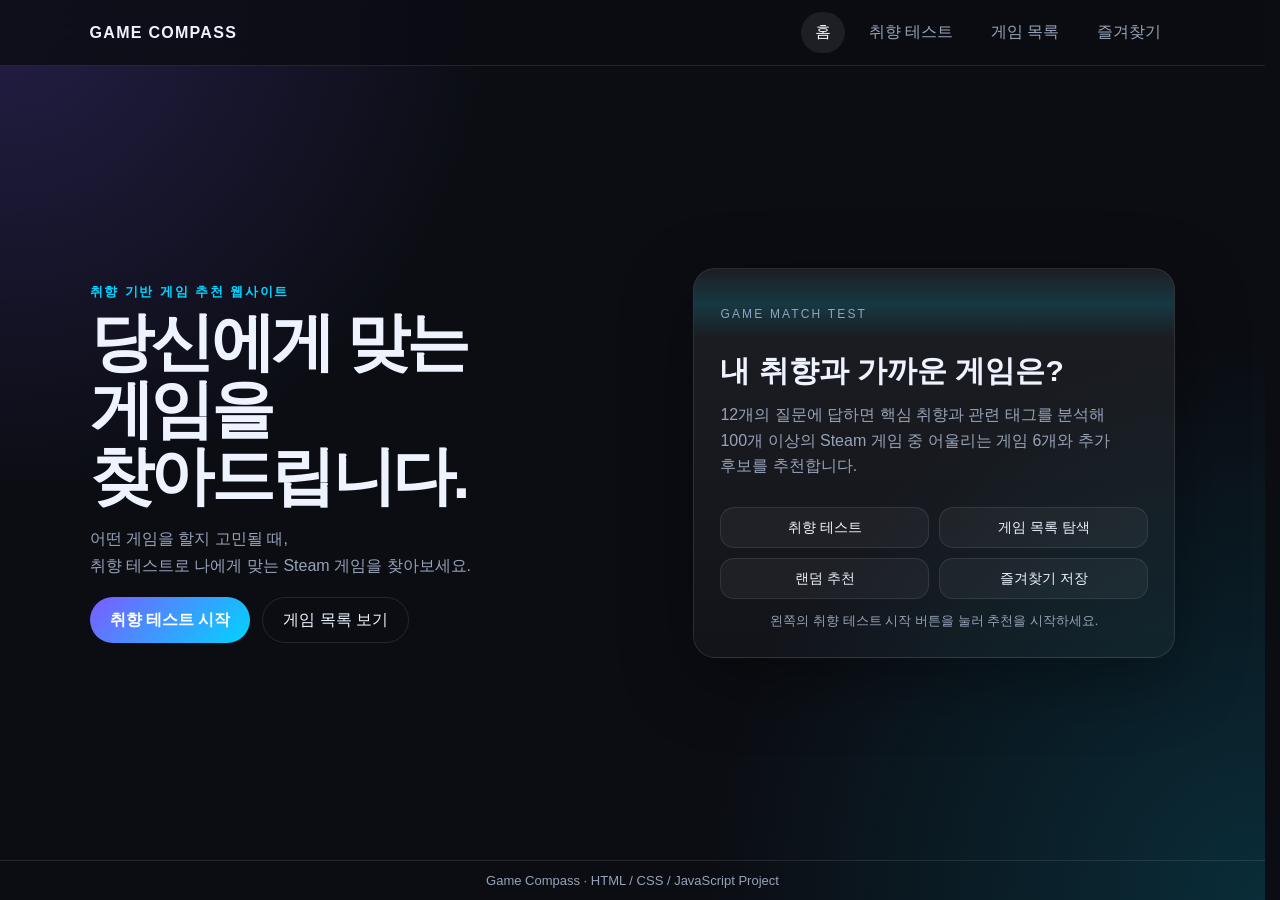
<file: index.html>
<!DOCTYPE html>
<html lang="ko">
<head>
  <meta charset="UTF-8" />
  <meta name="viewport" content="width=device-width, initial-scale=1.0" />
  <title>Game Compass | 게임 취향 분석소</title>
  <link rel="stylesheet" href="css/style.css" />
</head>
<body class="fit-screen home-fit">
  <header class="site-header">
    <a class="logo" href="index.html">GAME COMPASS</a>
    <button class="nav-toggle" id="navToggle" aria-label="메뉴 열기">☰</button>
    <nav class="nav" id="navMenu">
      <a href="index.html" class="active">홈</a>
      <a href="test.html">취향 테스트</a>
      <a href="games.html">게임 목록</a>
      <a href="favorites.html">즐겨찾기</a>
    </nav>
  </header>

  <main>
    <section class="hero">
      <div class="hero-text">
        <p class="eyebrow">취향 기반 게임 추천 웹사이트</p>
        <h1>당신에게 맞는 게임을<br />찾아드립니다.</h1>
        <p class="hero-desc">
          어떤 게임을 할지 고민될 때,<br />
          취향 테스트로 나에게 맞는 Steam 게임을 찾아보세요.
        </p>
        <div class="hero-actions">
          <a href="test.html" class="btn primary">취향 테스트 시작</a>
          <a href="games.html" class="btn ghost">게임 목록 보기</a>
        </div>
      </div>

      <div class="hero-card match-card">
        <div class="scan-line"></div>
        <p class="card-label">GAME MATCH TEST</p>
        <h2>내 취향과 가까운 게임은?</h2>
        <p class="match-desc">12개의 질문에 답하면 핵심 취향과 관련 태그를 분석해 100개 이상의 Steam 게임 중 어울리는 게임 6개와 추가 후보를 추천합니다.</p>

        <div class="match-info-list">
          <span>취향 테스트</span>
          <span>게임 목록 탐색</span>
          <span>랜덤 추천</span>
          <span>즐겨찾기 저장</span>
        </div>
        <p class="match-note">왼쪽의 취향 테스트 시작 버튼을 눌러 추천을 시작하세요.</p>
      </div>
    </section>

  </main>

  <footer class="footer">
    <p>Game Compass · HTML / CSS / JavaScript Project</p>
  </footer>

  <script src="js/common.js"></script>
</body>
</html>
</file>
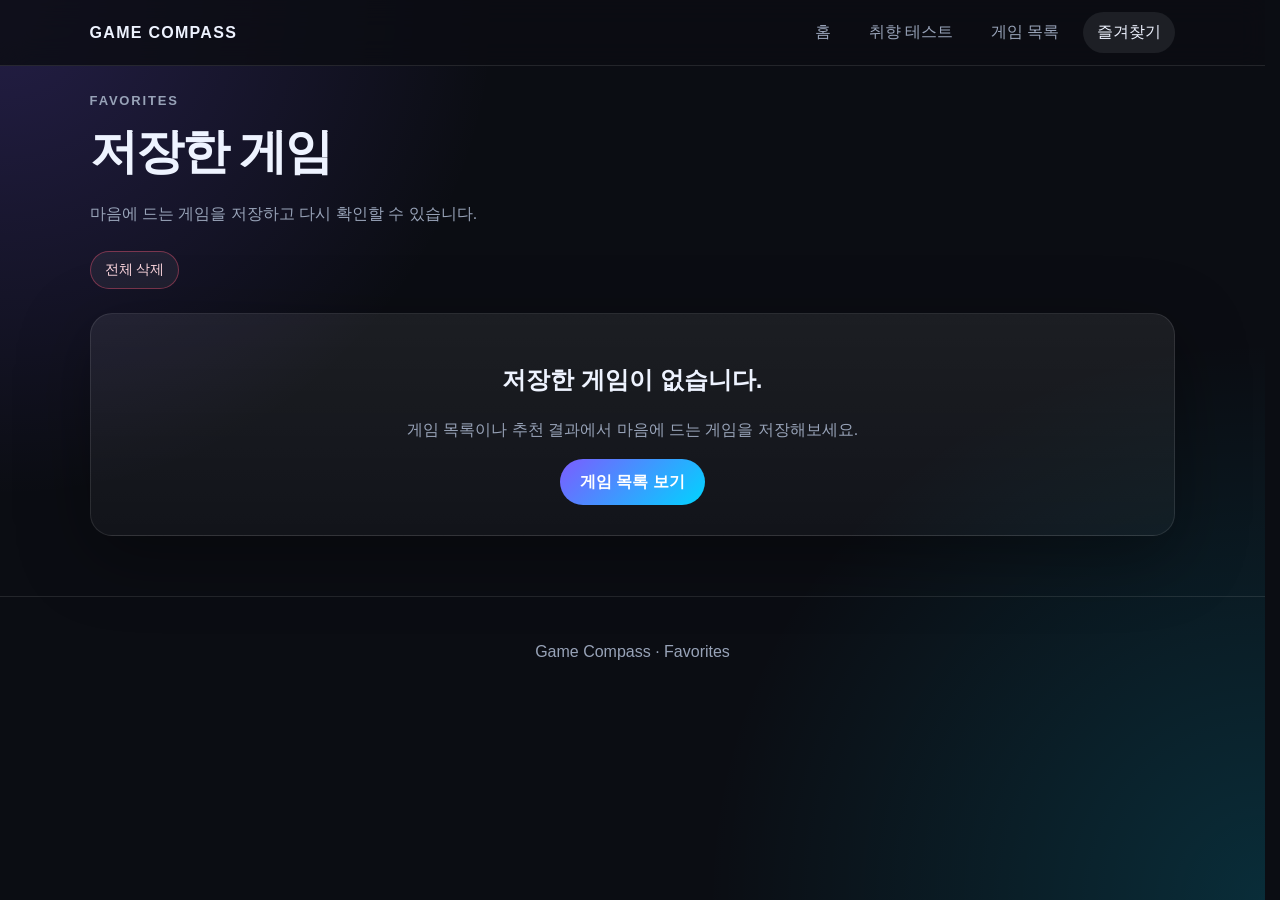
<file: favorites.html>
<!DOCTYPE html>
<html lang="ko">
<head>
  <meta charset="UTF-8" />
  <meta name="viewport" content="width=device-width, initial-scale=1.0" />
  <title>즐겨찾기 | Game Compass</title>
  <link rel="stylesheet" href="css/style.css" />
</head>
<body>
  <header class="site-header">
    <a class="logo" href="index.html">GAME COMPASS</a>
    <button class="nav-toggle" id="navToggle" aria-label="메뉴 열기">☰</button>
    <nav class="nav" id="navMenu">
      <a href="index.html">홈</a>
      <a href="test.html">취향 테스트</a>
      <a href="games.html">게임 목록</a>
      <a href="favorites.html" class="active">즐겨찾기</a>
    </nav>
  </header>

  <main class="page-wrap">
    <section class="page-title">
      <p class="eyebrow">FAVORITES</p>
      <h1>저장한 게임</h1>
      <p>마음에 드는 게임을 저장하고 다시 확인할 수 있습니다.</p>
    </section>

    <section class="favorite-toolbar">
      <button class="btn small danger" id="clearFavoritesBtn">전체 삭제</button>
    </section>

    <section class="game-grid" id="favoriteGrid"></section>
  </main>


  <div class="modal" id="gameModal" aria-hidden="true">
    <div class="modal-content">
      <button class="modal-close" id="modalClose" aria-label="닫기">×</button>
      <div id="modalBody"></div>
    </div>
  </div>

  <footer class="footer">
    <p>Game Compass · Favorites</p>
  </footer>

  <script src="js/data.js"></script>
  <script src="js/common.js"></script>
  <script src="js/favorites.js"></script>
</body>
</html>
</file>
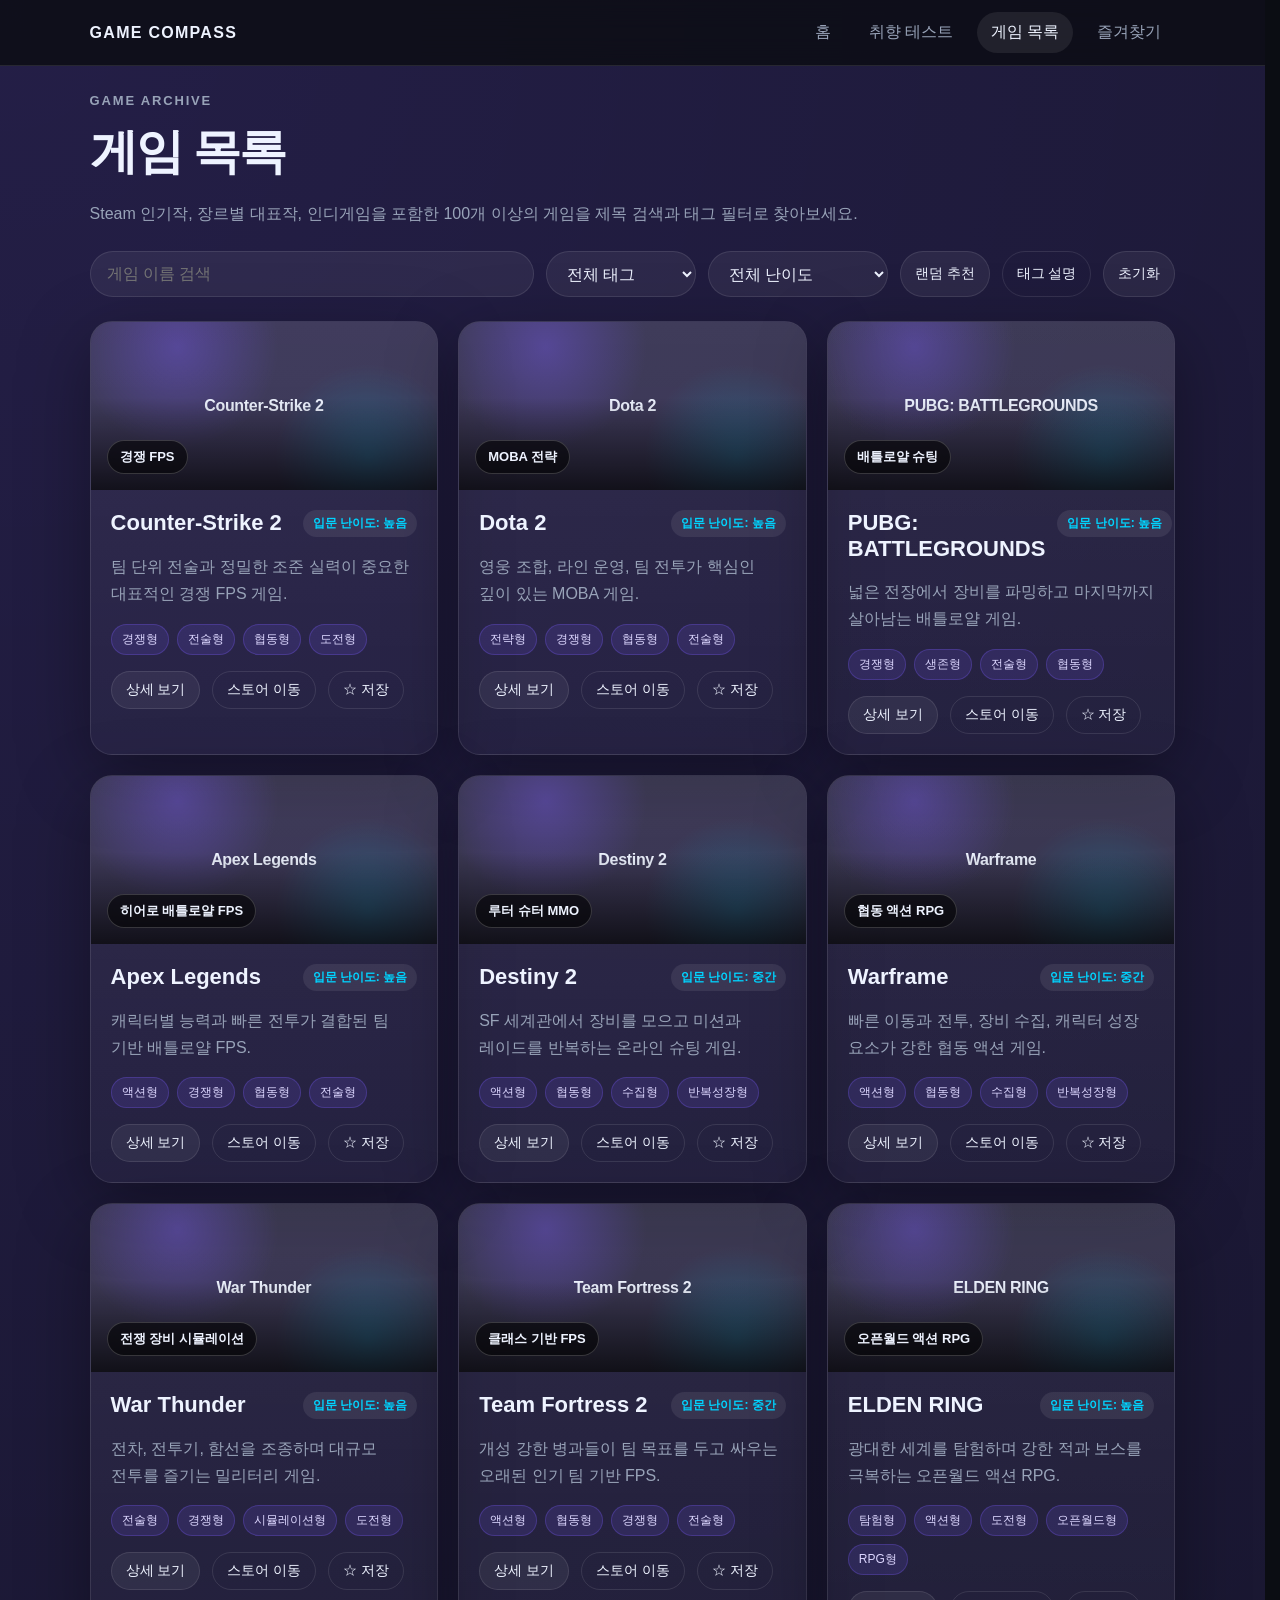
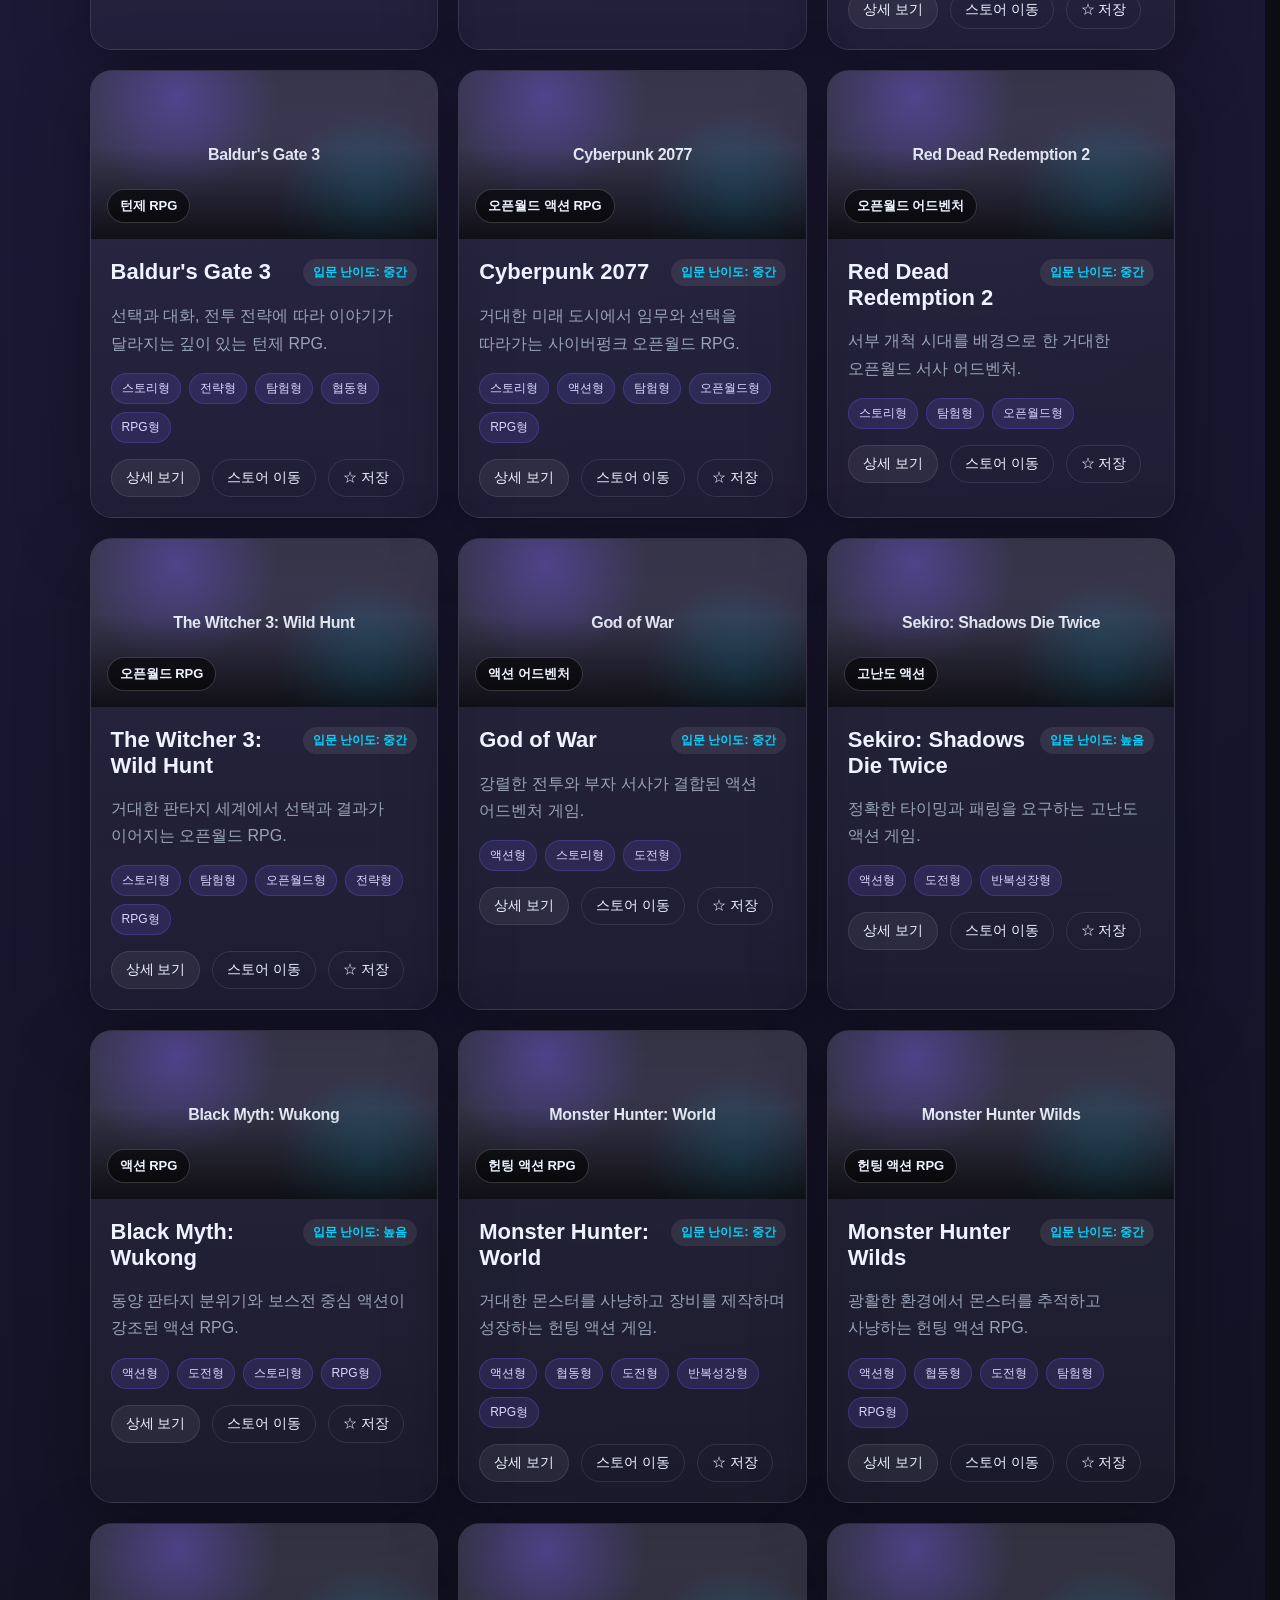
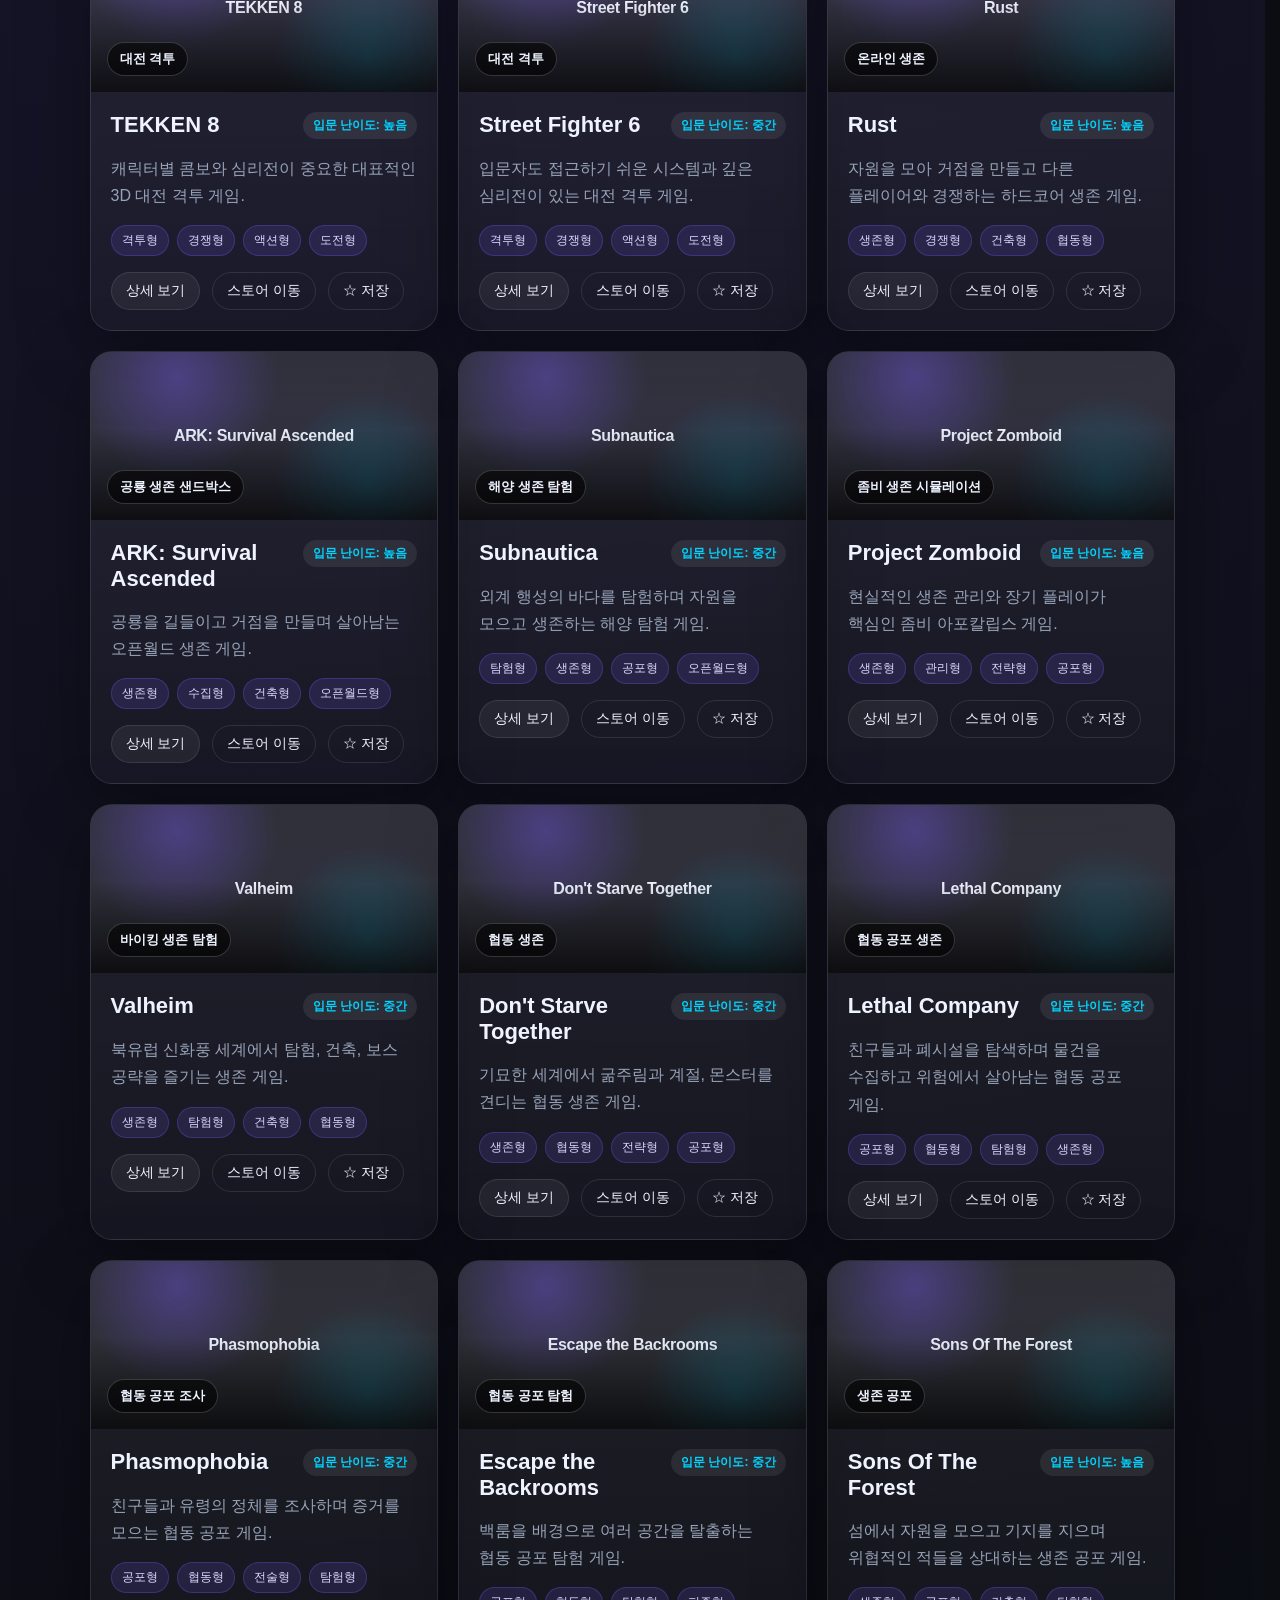
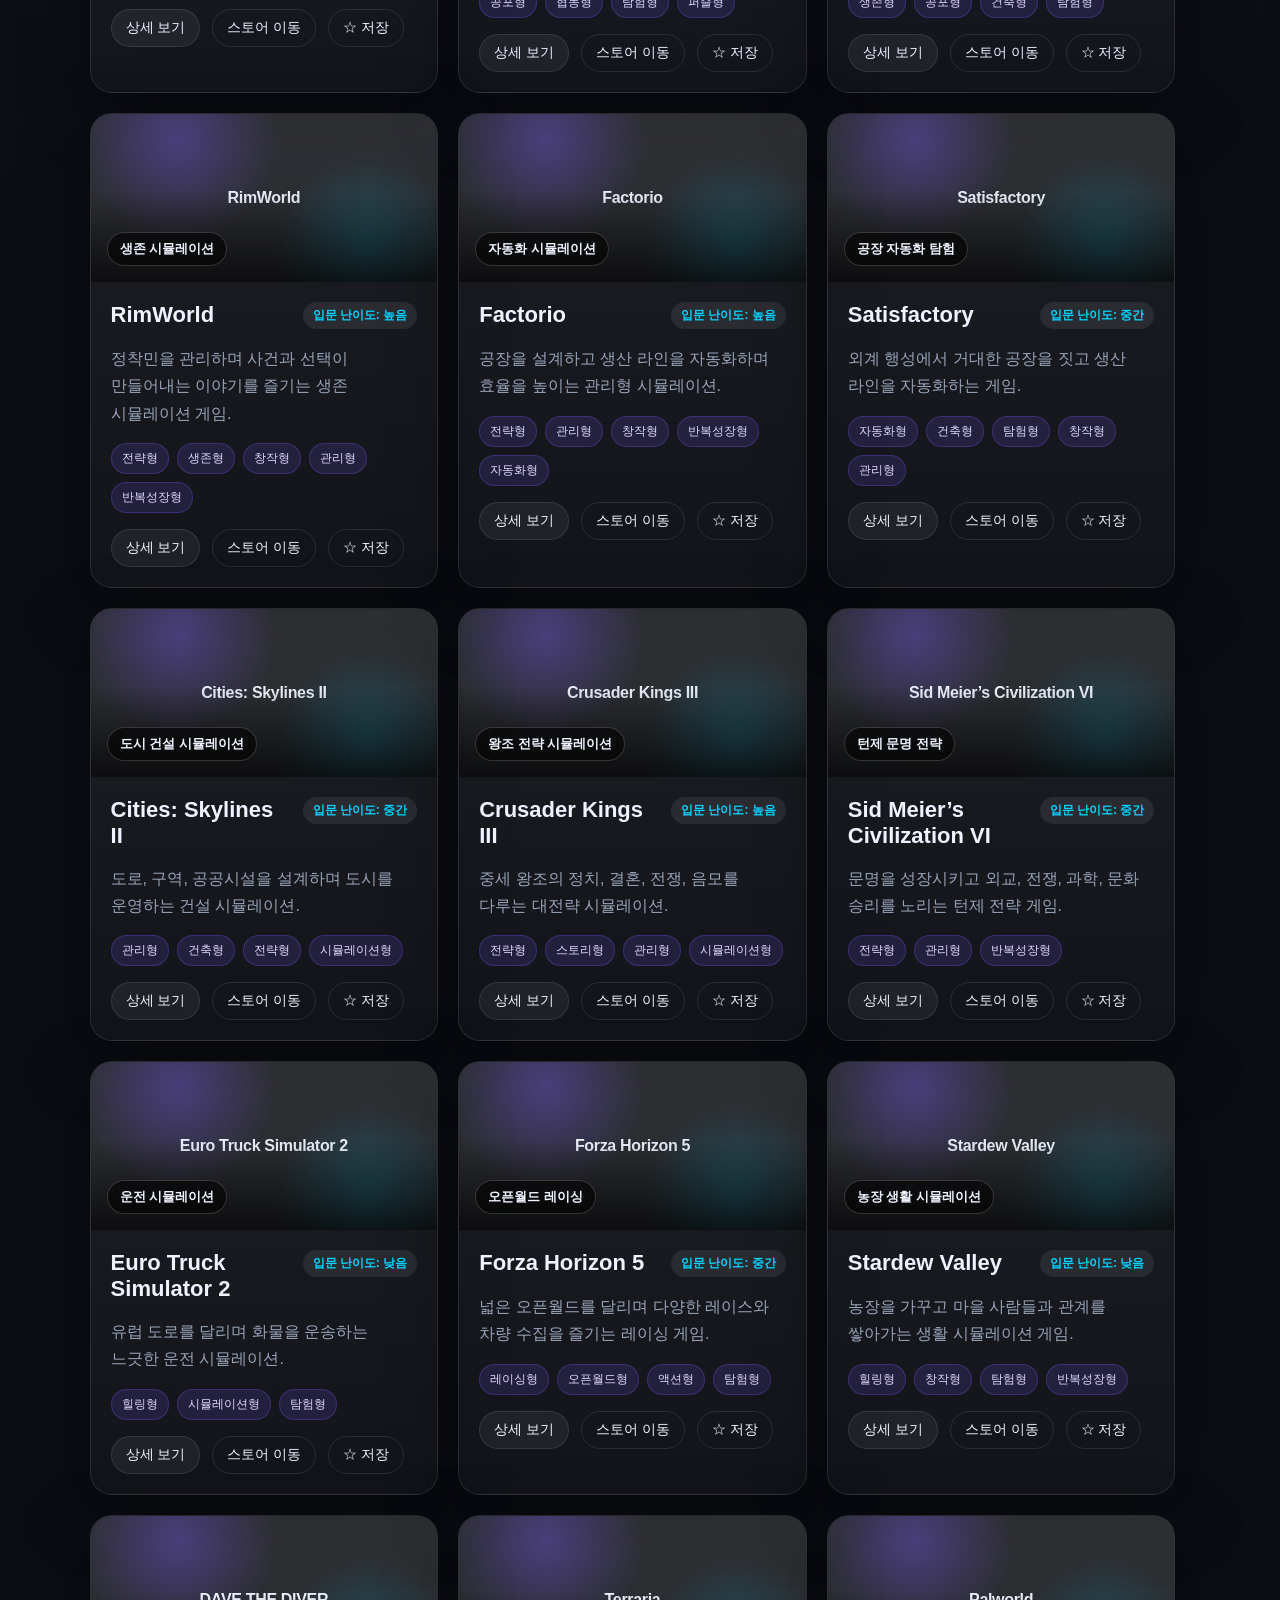
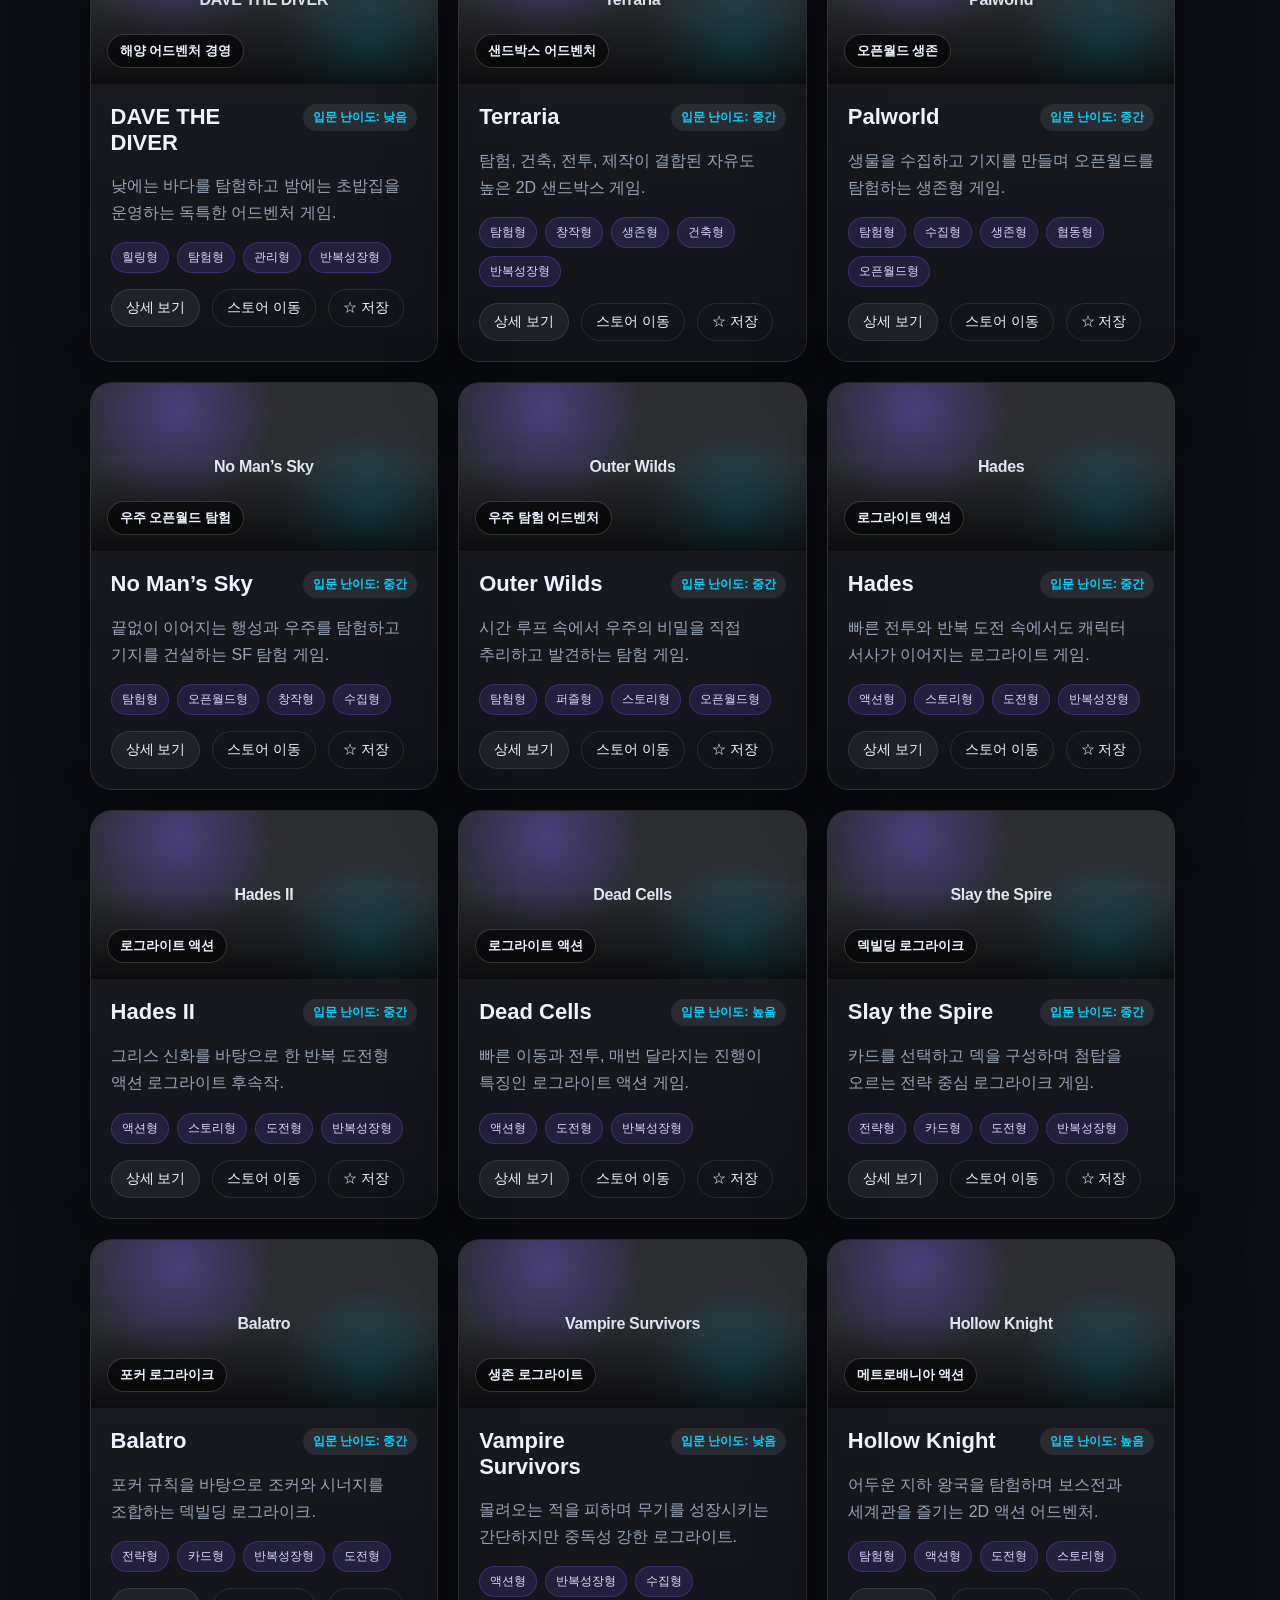
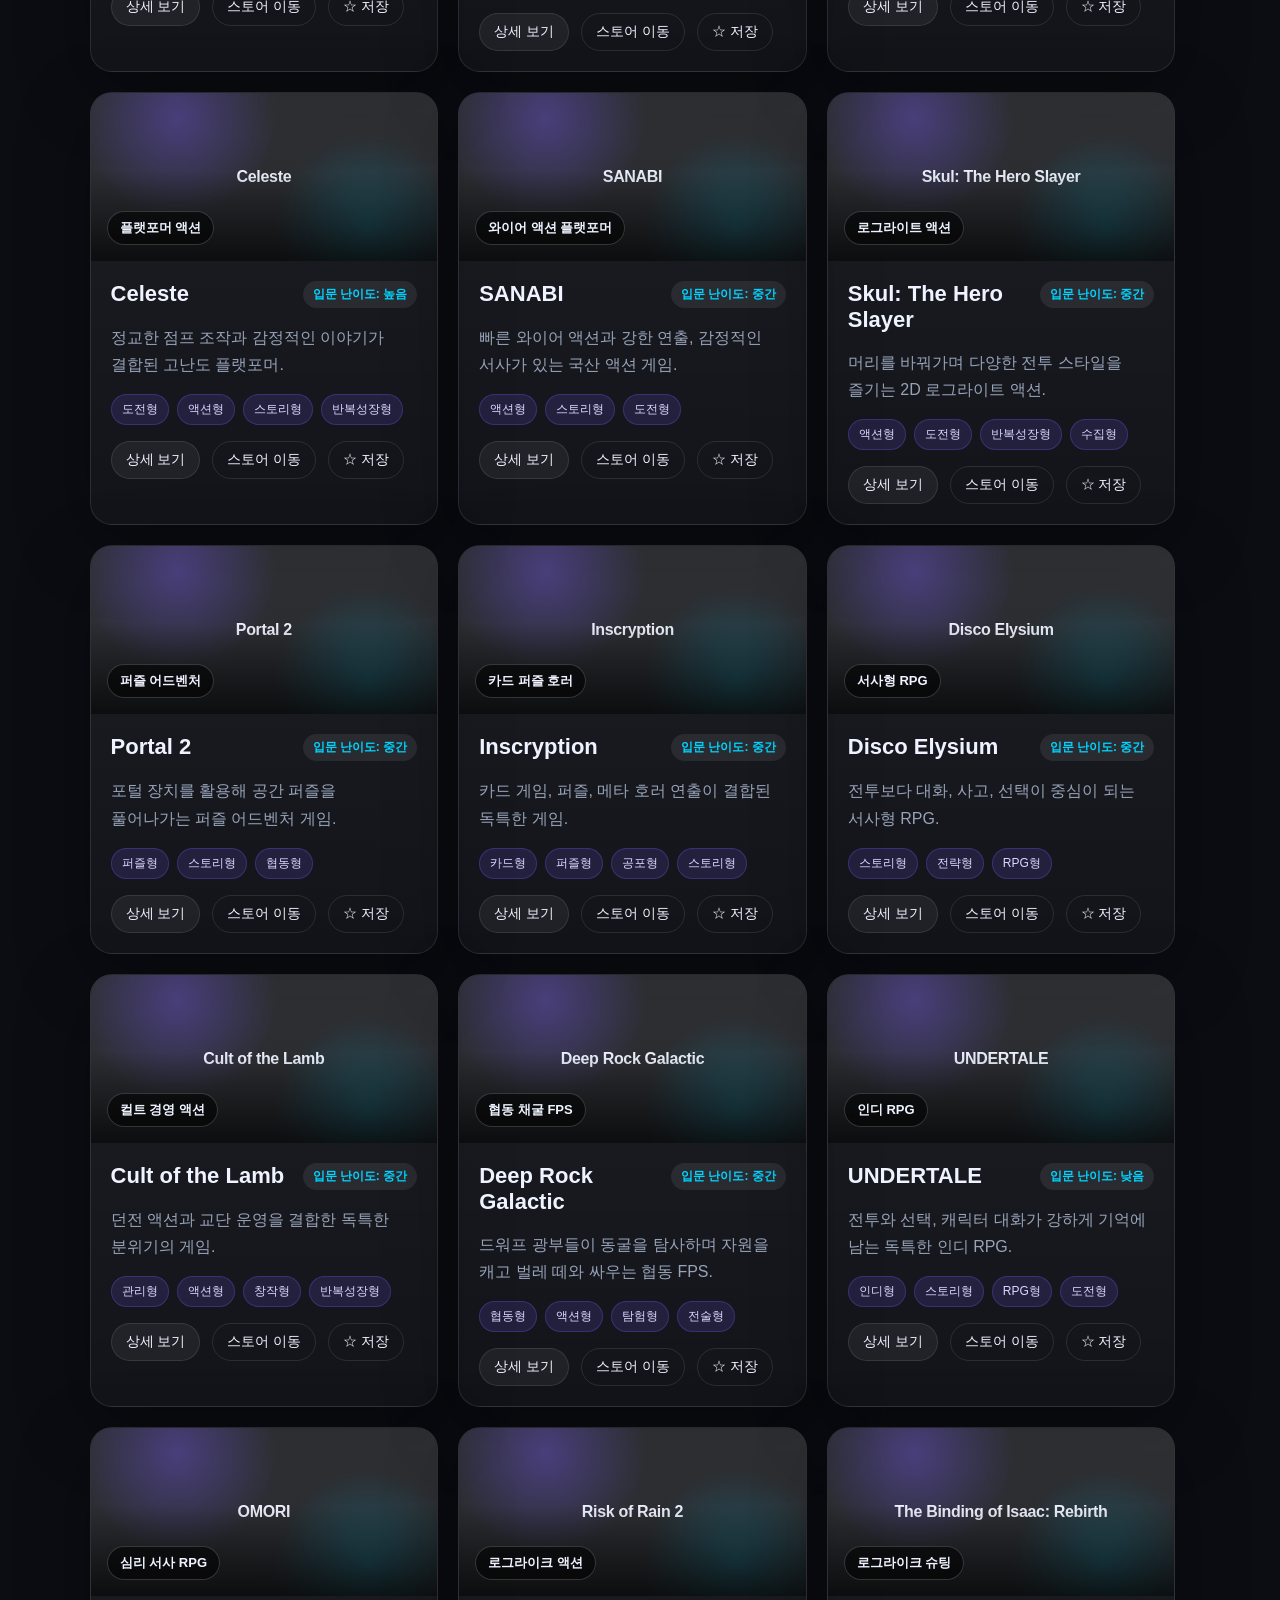
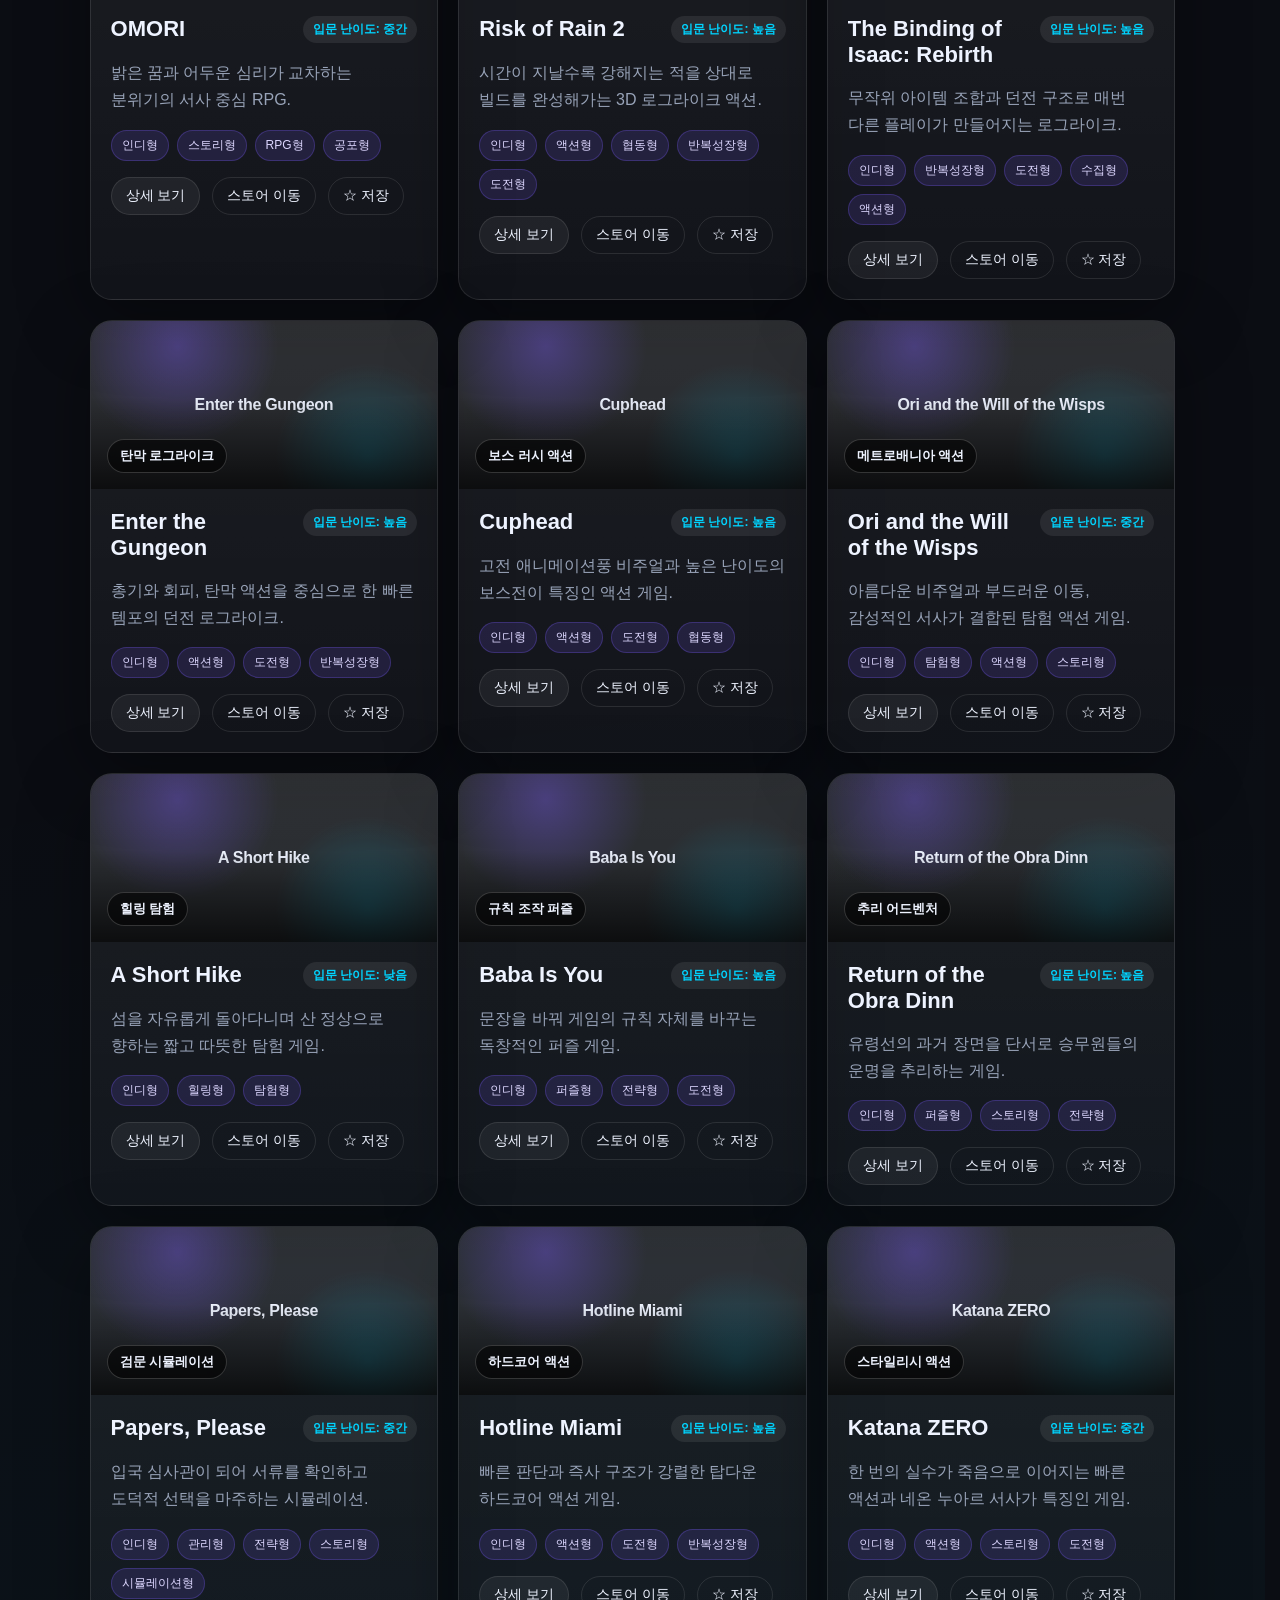
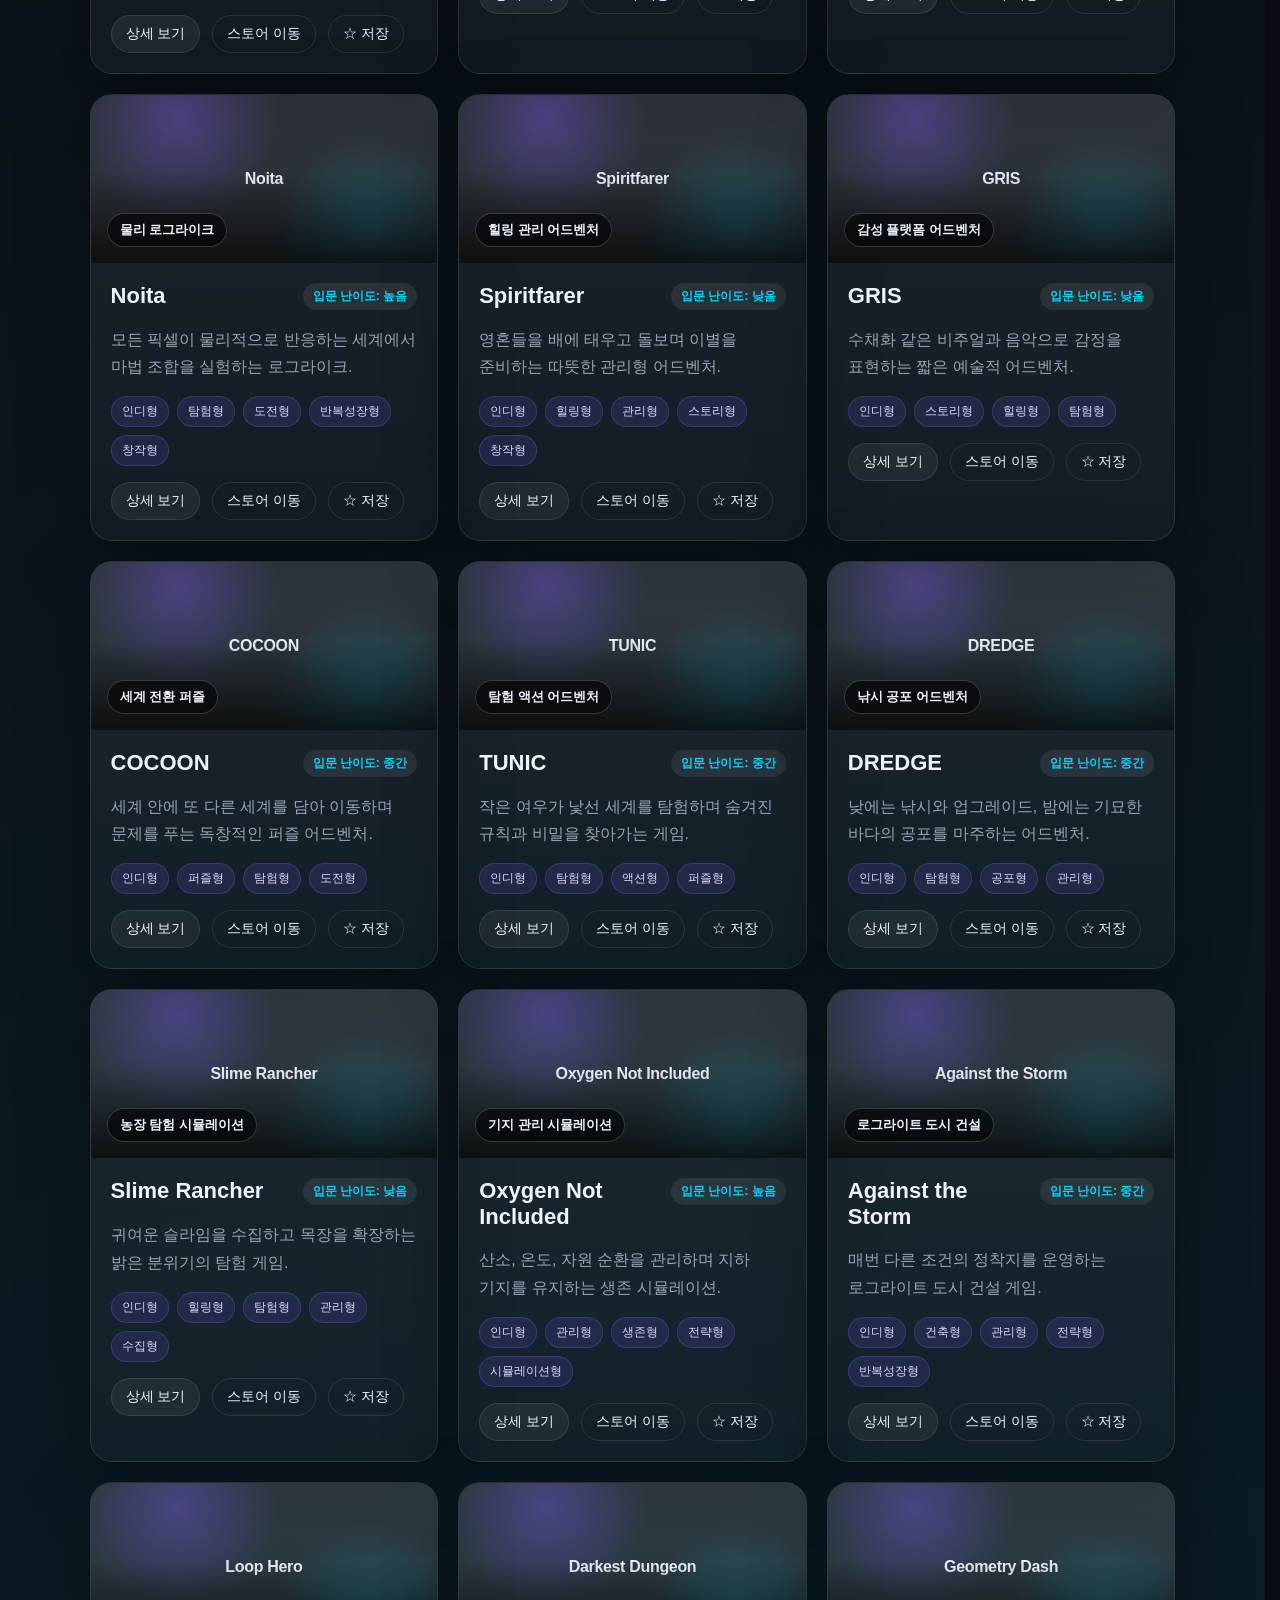
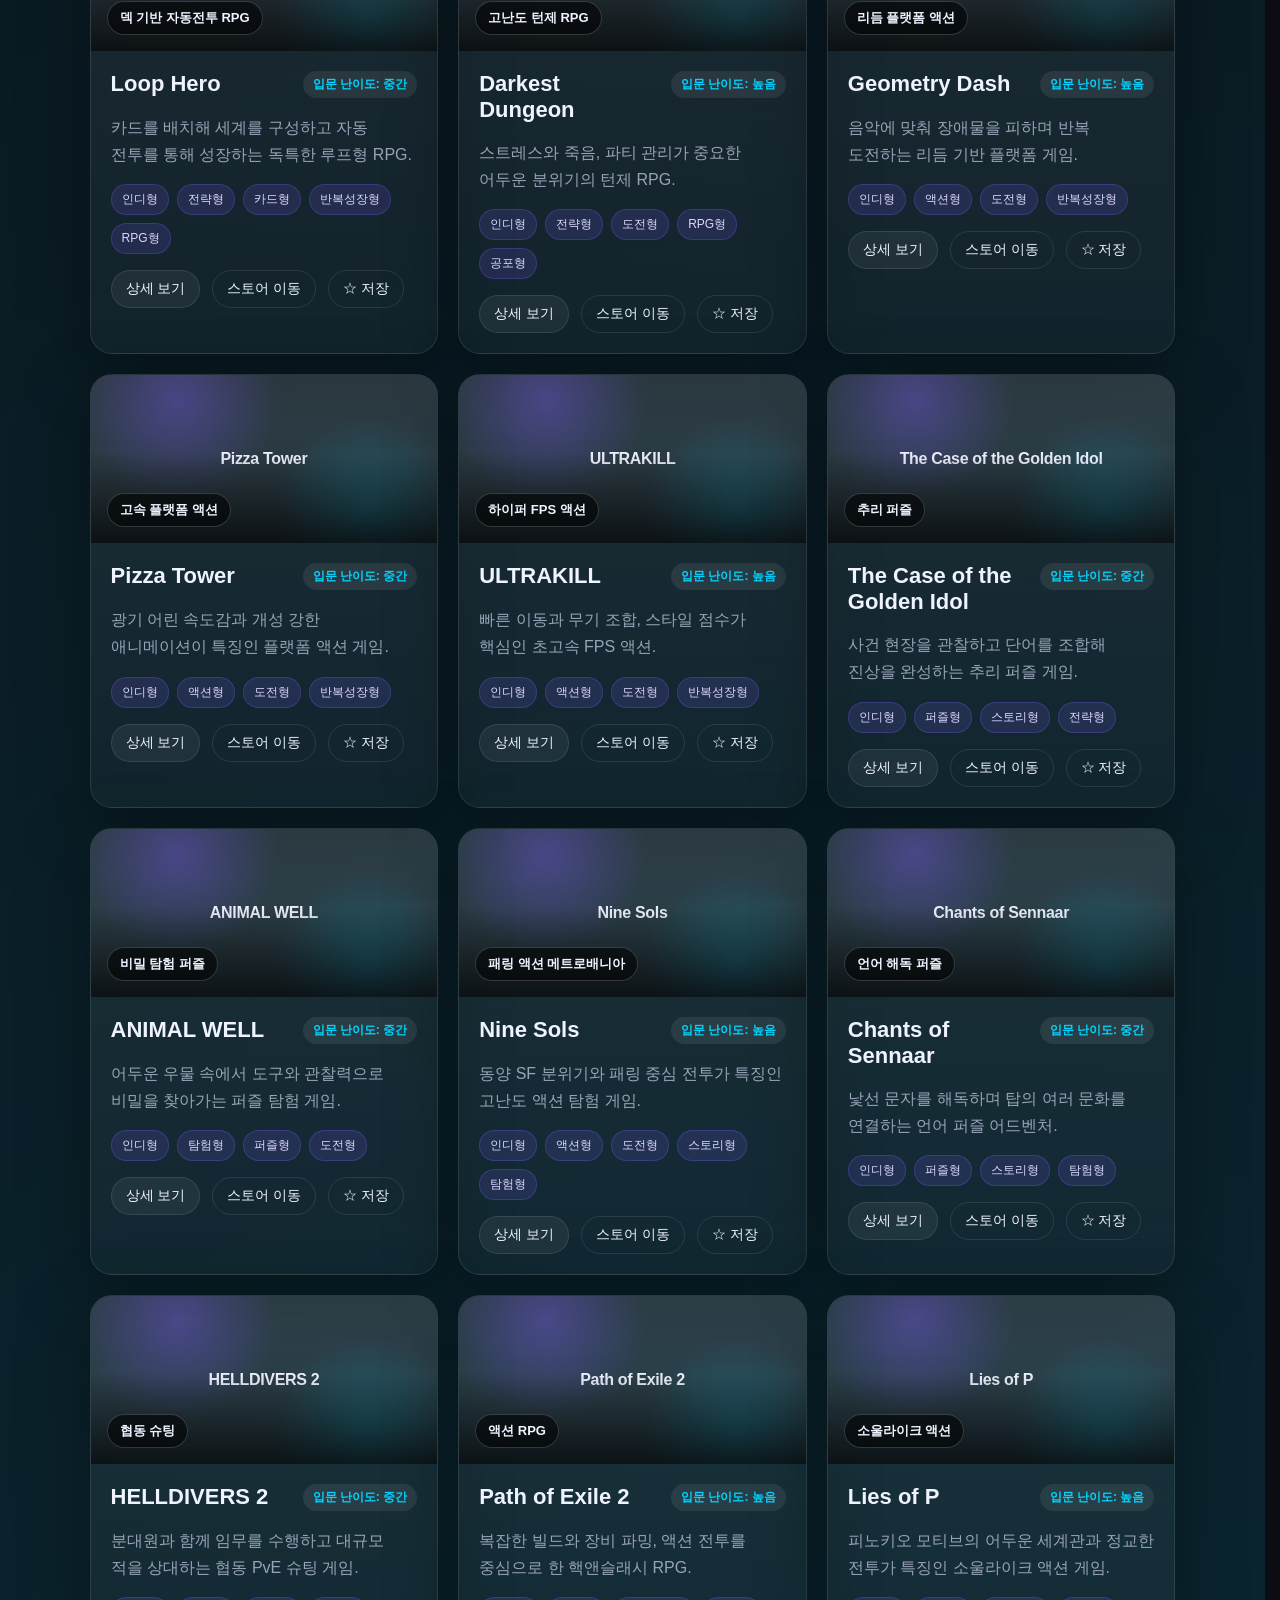
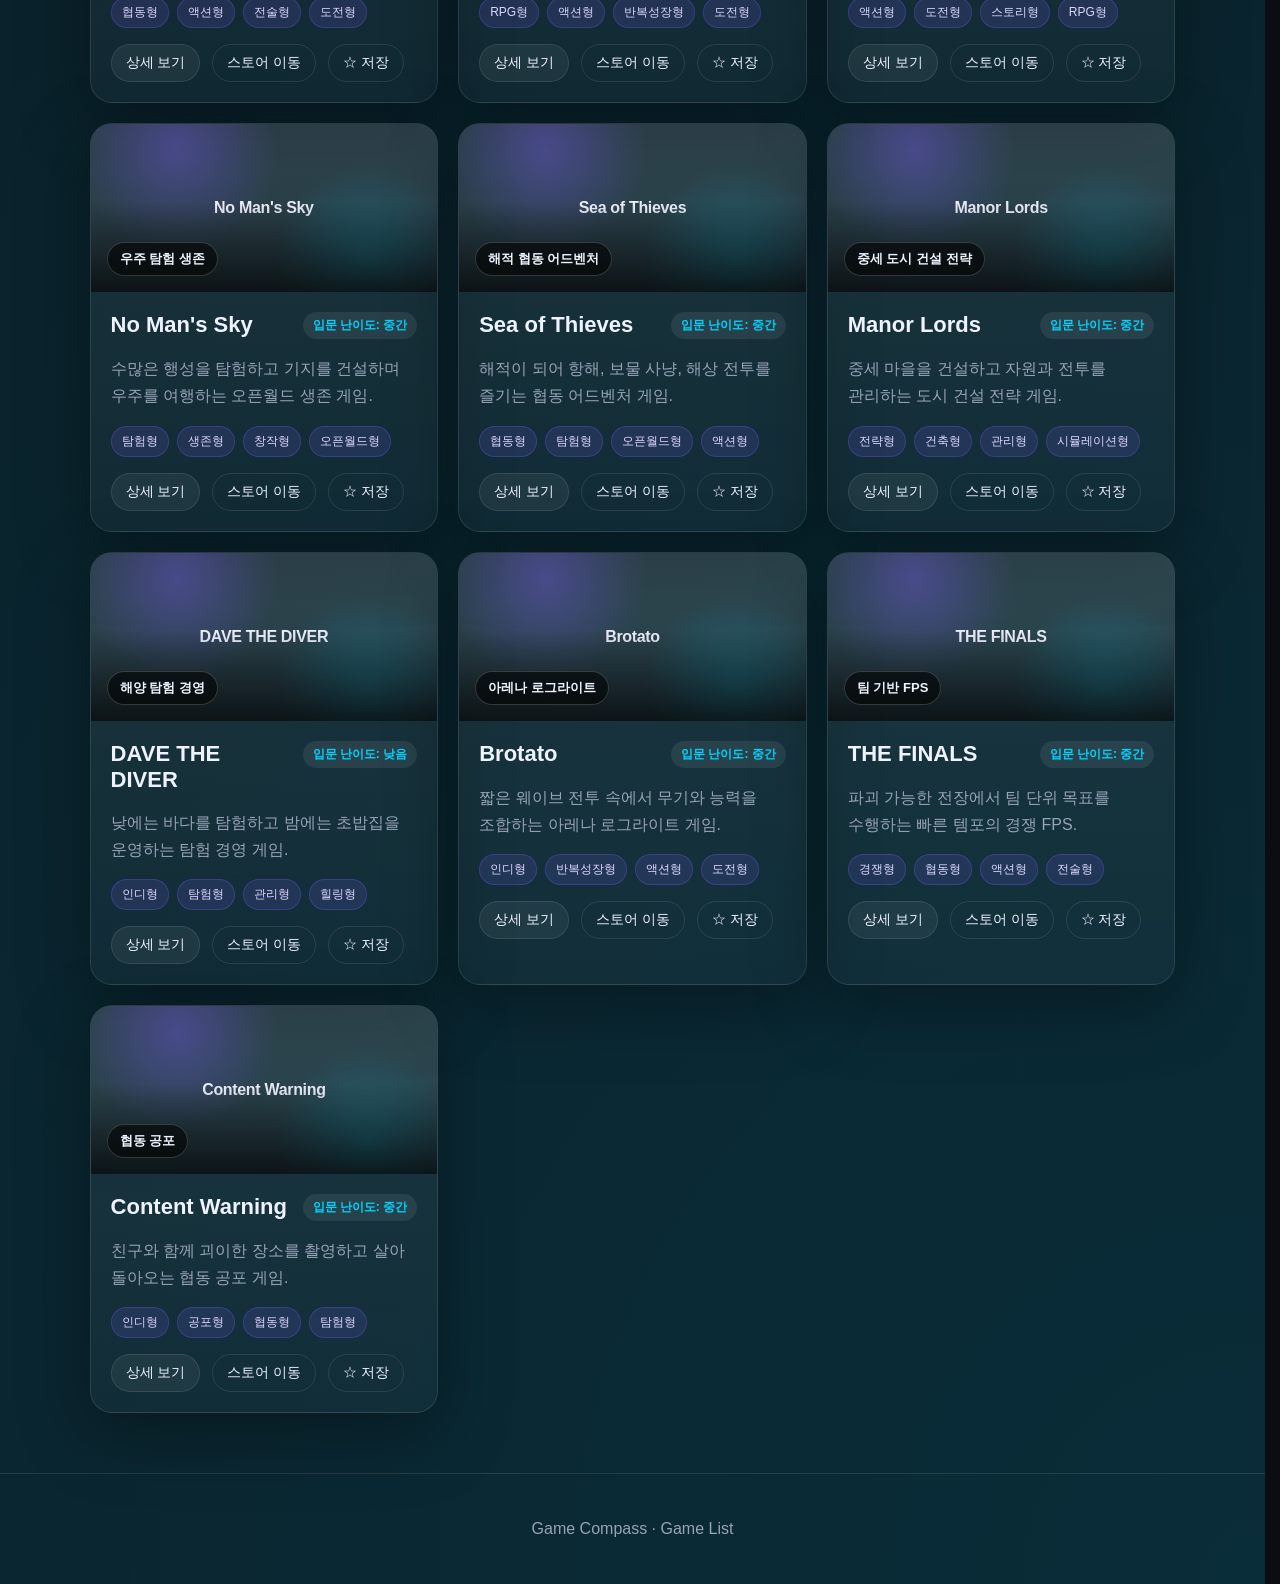
<file: games.html>
<!DOCTYPE html>
<html lang="ko">
<head>
  <meta charset="UTF-8" />
  <meta name="viewport" content="width=device-width, initial-scale=1.0" />
  <title>게임 목록 | Game Compass</title>
  <link rel="stylesheet" href="css/style.css" />
</head>
<body>
  <header class="site-header">
    <a class="logo" href="index.html">GAME COMPASS</a>
    <button class="nav-toggle" id="navToggle" aria-label="메뉴 열기">☰</button>
    <nav class="nav" id="navMenu">
      <a href="index.html">홈</a>
      <a href="test.html">취향 테스트</a>
      <a href="games.html" class="active">게임 목록</a>
      <a href="favorites.html">즐겨찾기</a>
    </nav>
  </header>

  <main class="page-wrap">
    <section class="page-title">
      <p class="eyebrow">GAME ARCHIVE</p>
      <h1>게임 목록</h1>
      <p>Steam 인기작, 장르별 대표작, 인디게임을 포함한 100개 이상의 게임을 제목 검색과 태그 필터로 찾아보세요.</p>
    </section>

    <section class="toolbar">
      <input type="text" id="searchInput" placeholder="게임 이름 검색" />
      <select id="tagFilter">
        <option value="all">전체 태그</option>
      </select>
      <select id="difficultyFilter">
        <option value="all">전체 난이도</option>
        <option value="낮음">입문 난이도: 낮음</option>
        <option value="중간">입문 난이도: 중간</option>
        <option value="높음">입문 난이도: 높음</option>
      </select>
      <button class="btn small" id="randomBtn">랜덤 추천</button>
      <button class="btn small ghost" id="tagGuideBtn">태그 설명</button>
      <button class="btn small" id="resetBtn">초기화</button>
    </section>

    <section class="game-grid" id="gameGrid"></section>
  </main>

  <div class="modal" id="gameModal" aria-hidden="true">
    <div class="modal-content">
      <button class="modal-close" id="modalClose" aria-label="닫기">×</button>
      <div id="modalBody"></div>
    </div>
  </div>

  <footer class="footer">
    <p>Game Compass · Game List</p>
  </footer>

  <script src="js/data.js"></script>
  <script src="js/common.js"></script>
  <script src="js/games.js"></script>
</body>
</html>
</file>
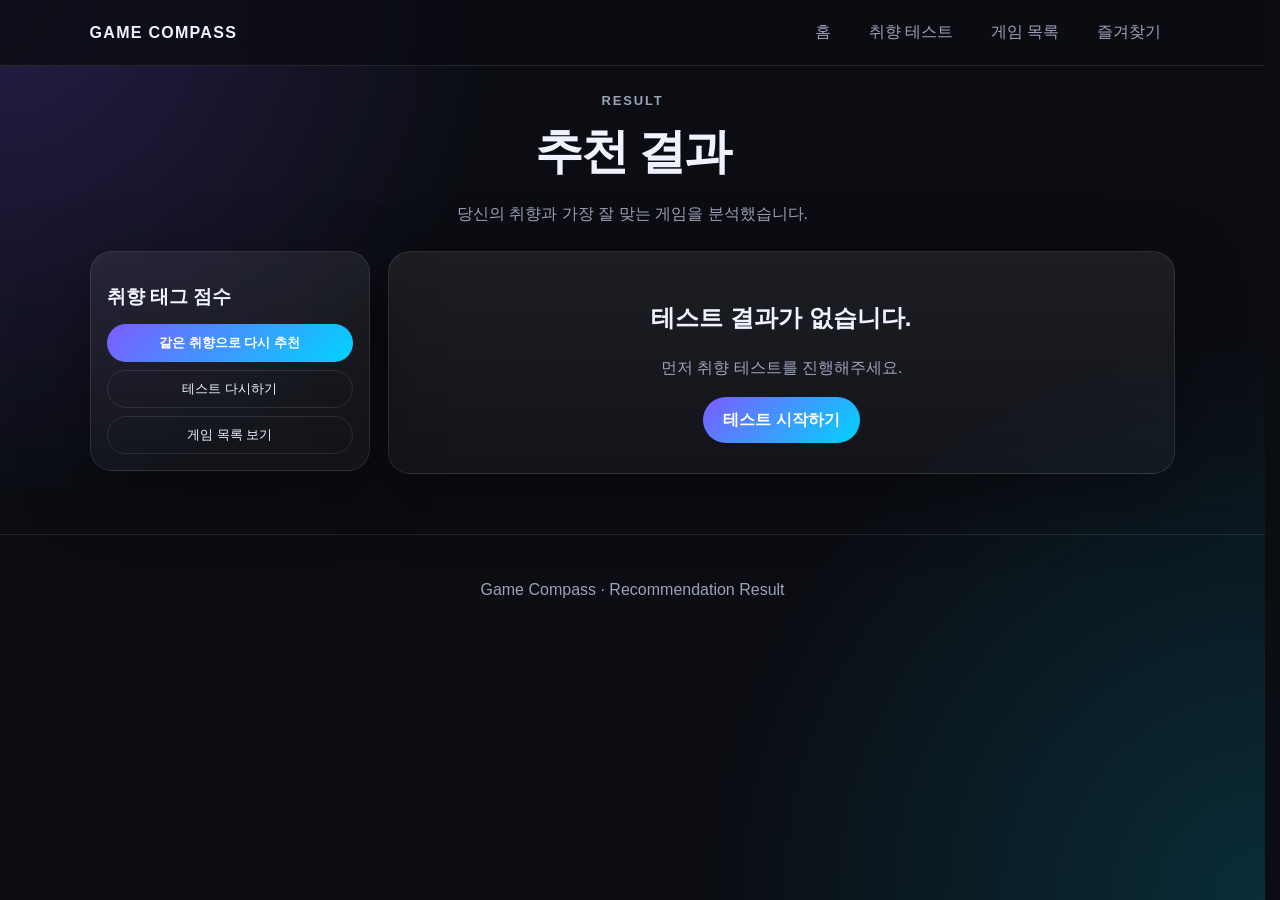
<file: result.html>
<!DOCTYPE html>
<html lang="ko">
<head>
  <meta charset="UTF-8" />
  <meta name="viewport" content="width=device-width, initial-scale=1.0" />
  <title>추천 결과 | Game Compass</title>
  <link rel="stylesheet" href="css/style.css" />
</head>
<body>
  <header class="site-header">
    <a class="logo" href="index.html">GAME COMPASS</a>
    <button class="nav-toggle" id="navToggle" aria-label="메뉴 열기">☰</button>
    <nav class="nav" id="navMenu">
      <a href="index.html">홈</a>
      <a href="test.html">취향 테스트</a>
      <a href="games.html">게임 목록</a>
      <a href="favorites.html">즐겨찾기</a>
    </nav>
  </header>

  <main class="page-wrap">
    <section class="page-title center">
      <p class="eyebrow">RESULT</p>
      <h1>추천 결과</h1>
      <p id="resultSummary">당신의 취향과 가장 잘 맞는 게임을 분석했습니다.</p>
    </section>

    <section class="result-layout">
      <aside class="score-panel">
        <h2>취향 태그 점수</h2>
        <div id="scoreList"></div>
        <div class="result-actions">
          <button type="button" class="btn primary full" id="recalculateBtn">같은 취향으로 다시 추천</button>
          <a href="test.html" class="btn ghost full">테스트 다시하기</a>
          <a href="games.html" class="btn ghost full">게임 목록 보기</a>
        </div>
      </aside>
      <section class="recommend-area">
        <section class="recommend-list" id="recommendList"></section>
      </section>
    </section>
  </main>

  <footer class="footer">
    <p>Game Compass · Recommendation Result</p>
  </footer>

  <script src="js/data.js"></script>
  <script src="js/common.js"></script>
  <script src="js/result.js"></script>
</body>
</html>
</file>
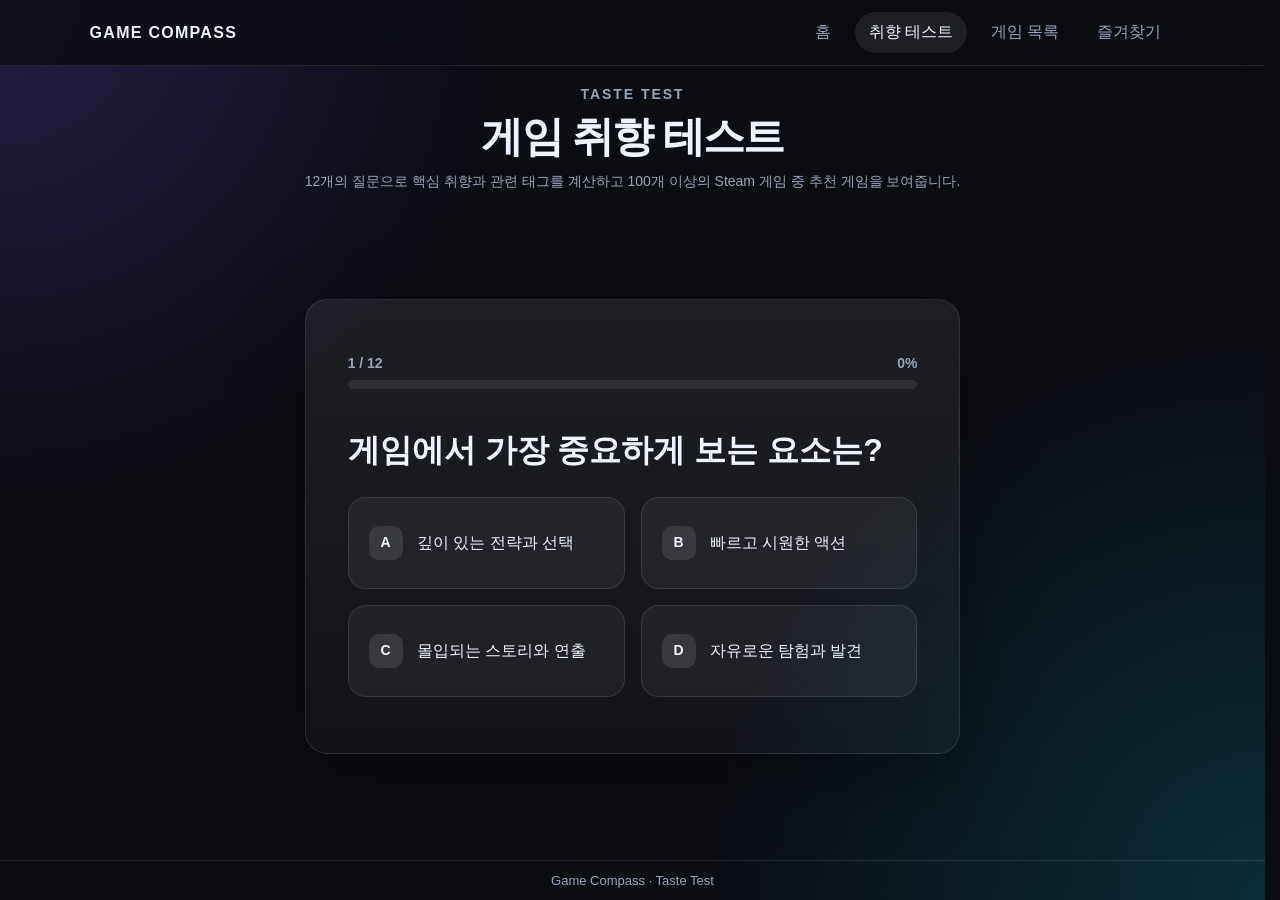
<file: test.html>
<!DOCTYPE html>
<html lang="ko">
<head>
  <meta charset="UTF-8" />
  <meta name="viewport" content="width=device-width, initial-scale=1.0" />
  <title>취향 테스트 | Game Compass</title>
  <link rel="stylesheet" href="css/style.css" />
</head>
<body class="fit-screen test-fit">
  <header class="site-header">
    <a class="logo" href="index.html">GAME COMPASS</a>
    <button class="nav-toggle" id="navToggle" aria-label="메뉴 열기">☰</button>
    <nav class="nav" id="navMenu">
      <a href="index.html">홈</a>
      <a href="test.html" class="active">취향 테스트</a>
      <a href="games.html">게임 목록</a>
      <a href="favorites.html">즐겨찾기</a>
    </nav>
  </header>

  <main class="page-wrap narrow test-page">
    <section class="page-title center">
      <p class="eyebrow">TASTE TEST</p>
      <h1>게임 취향 테스트</h1>
      <p>12개의 질문으로 핵심 취향과 관련 태그를 계산하고 100개 이상의 Steam 게임 중 추천 게임을 보여줍니다.</p>
    </section>

    <section class="test-box test-box-balanced test-box-wide test-box-loading" id="testBox">
      <div class="test-main-panel">
        <div class="progress-wrap">
          <div class="progress-info">
            <span id="questionCount">1 / 12</span>
            <span id="progressPercent">0%</span>
          </div>
          <div class="progress-bar"><span id="progressBar"></span></div>
        </div>

        <h2 id="questionTitle"></h2>
        <div class="answer-list" id="answerList"></div>
      </div>
    </section>
  </main>

  <footer class="footer">
    <p>Game Compass · Taste Test</p>
  </footer>

  <script src="js/data.js"></script>
  <script src="js/common.js"></script>
  <script src="js/test.js"></script>
</body>
</html>
</file>
<file: css/style.css>
:root {
  --bg: #0b0d13;
  --bg-soft: #111622;
  --card: #171d2b;
  --card-2: #1d2638;
  --text: #eef3ff;
  --muted: #98a3b8;
  --line: rgba(255, 255, 255, 0.1);
  --primary: #7c5cff;
  --primary-2: #00d4ff;
  --danger: #ff5577;
  --shadow: 0 20px 70px rgba(0, 0, 0, 0.35);
  --radius: 22px;
}

* {
  box-sizing: border-box;
}

html {
  scrollbar-gutter: stable;
}

body {
  margin: 0;
  overflow-x: hidden;
  font-family: Arial, "Noto Sans KR", sans-serif;
  background:
    radial-gradient(circle at top left, rgba(124, 92, 255, 0.22), transparent 32%),
    radial-gradient(circle at bottom right, rgba(0, 212, 255, 0.16), transparent 36%),
    var(--bg);
  color: var(--text);
  min-height: 100vh;
}

a {
  color: inherit;
  text-decoration: none;
}

button,
input,
select {
  font: inherit;
}

.site-header {
  position: sticky;
  top: 0;
  z-index: 10;
  display: flex;
  align-items: center;
  justify-content: space-between;
  height: 66px;
  min-height: 66px;
  padding: 0 7vw;
  background: rgba(11, 13, 19, 0.82);
  backdrop-filter: blur(14px);
  border-bottom: 1px solid var(--line);
}

.logo {
  font-weight: 900;
  letter-spacing: 0.08em;
}

.nav {
  display: flex;
  gap: 10px;
}

.nav a {
  padding: 10px 14px;
  border-radius: 999px;
  color: var(--muted);
}

.nav a:hover,
.nav a.active {
  color: var(--text);
  background: rgba(255, 255, 255, 0.08);
}

.nav-toggle {
  display: none;
  background: none;
  border: 0;
  color: var(--text);
  font-size: 26px;
}

.hero {
  display: grid;
  grid-template-columns: 1.08fr 0.92fr;
  gap: 48px;
  align-items: center;
  min-height: calc(100vh - 142px);
  padding: 64px 7vw 72px;
}

.eyebrow {
  margin: 0 0 8px;
  color: var(--primary-2);
  font-size: 13px;
  font-weight: 800;
  letter-spacing: 0.14em;
}

h1,
h2,
h3,
p {
  word-break: keep-all;
}

.hero h1 {
  margin: 0;
  font-size: clamp(42px, 6vw, 72px);
  line-height: 1.05;
  letter-spacing: -0.055em;
}

.hero-desc {
  max-width: 680px;
  color: var(--muted);
  font-size: 17px;
  line-height: 1.75;
}

.hero-actions,
.card-actions,
.result-actions {
  display: flex;
  gap: 12px;
  flex-wrap: wrap;
  margin-top: 16px;
}

.btn {
  display: inline-flex;
  align-items: center;
  justify-content: center;
  min-height: 46px;
  padding: 0 20px;
  border: 1px solid var(--line);
  border-radius: 999px;
  background: rgba(255, 255, 255, 0.06);
  color: var(--text);
  cursor: pointer;
  transition: transform 0.2s, background 0.2s, border 0.2s;
}

.btn:hover {
  transform: translateY(-2px);
  background: rgba(255, 255, 255, 0.1);
}

.btn.primary {
  border: 0;
  background: linear-gradient(135deg, var(--primary), var(--primary-2));
  color: white;
  font-weight: 800;
}

.btn.ghost {
  background: transparent;
}

.btn.small {
  min-height: 38px;
  padding: 0 14px;
  font-size: 14px;
}

.btn.full {
  width: 100%;
}

.btn.danger {
  border-color: rgba(255, 85, 119, 0.4);
  color: #ffd8e0;
}

.hero-card,
.feature-card,
.test-box,
.score-panel,
.recommend-card,
.game-card,
.empty-state {
  background: linear-gradient(180deg, rgba(255, 255, 255, 0.07), rgba(255, 255, 255, 0.03));
  border: 1px solid var(--line);
  border-radius: var(--radius);
  box-shadow: var(--shadow);
}

.hero-card {
  position: relative;
  overflow: hidden;
  min-height: 320px;
  padding: 30px;
}

.hero-card h2 {
  font-size: 32px;
  margin: 34px 0 12px;
}


.match-card {
  display: flex;
  flex-direction: column;
  justify-content: center;
}

.match-card h2 {
  margin-bottom: 10px;
}

.match-desc {
  margin: 0 0 18px;
  color: var(--muted);
  line-height: 1.6;
}

.match-list {
  display: grid;
  gap: 12px;
}

.match-item {
  position: relative;
  z-index: 1;
  display: grid;
  grid-template-columns: auto 1fr auto;
  gap: 12px;
  align-items: center;
  padding: 14px;
  border: 1px solid var(--line);
  border-radius: 16px;
  background: rgba(255, 255, 255, 0.055);
}

.match-item .rank {
  display: inline-flex;
  align-items: center;
  justify-content: center;
  width: 38px;
  height: 38px;
  border-radius: 12px;
  background: rgba(124, 92, 255, 0.2);
  color: var(--primary-2);
  font-size: 13px;
  font-weight: 900;
}

.match-item strong {
  display: block;
  margin-bottom: 3px;
}

.match-item small {
  color: var(--muted);
}

.match-item b {
  color: var(--primary-2);
}

.card-label {
  color: var(--muted);
  font-size: 12px;
  letter-spacing: 0.18em;
}

.scan-line {
  position: absolute;
  inset: 0;
  background: linear-gradient(transparent, rgba(0, 212, 255, 0.15), transparent);
  height: 70px;
  animation: scan 3s infinite linear;
}

@keyframes scan {
  from { transform: translateY(-100px); }
  to { transform: translateY(390px); }
}

.meter,
.progress-bar,
.score-bar {
  overflow: hidden;
  height: 10px;
  margin: 14px 0;
  border-radius: 999px;
  background: rgba(255, 255, 255, 0.08);
}

.meter span,
.progress-bar span,
.score-bar span {
  display: block;
  height: 100%;
  border-radius: 999px;
  background: linear-gradient(90deg, var(--primary), var(--primary-2));
}

.feature-section,
.page-wrap {
  padding: 24px 7vw 60px;
}

.feature-section h2 {
  font-size: 30px;
}

.feature-grid {
  display: grid;
  grid-template-columns: repeat(4, 1fr);
  gap: 18px;
}

.feature-card {
  padding: 20px;
}

.feature-card span {
  color: var(--primary-2);
  font-weight: 900;
}

.feature-card p,
.game-card p,
.recommend-card p,
.score-panel p,
.page-title p,
.empty-state p {
  color: var(--muted);
  line-height: 1.7;
}

.page-wrap.narrow {
  max-width: 900px;
  margin: 0 auto;
}

.page-title {
  margin-bottom: 24px;
}

.page-title.center {
  text-align: center;
}

.page-title h1 {
  margin: 0 0 10px;
  font-size: clamp(32px, 5vw, 48px);
  letter-spacing: -0.04em;
}

.toolbar,
.favorite-toolbar {
  display: flex;
  gap: 12px;
  margin-bottom: 24px;
  flex-wrap: wrap;
}

.toolbar input,
.toolbar select {
  min-height: 46px;
  padding: 0 16px;
  border: 1px solid var(--line);
  border-radius: 999px;
  background: rgba(255, 255, 255, 0.06);
  color: var(--text);
  outline: none;
}

.toolbar input {
  flex: 1;
  min-width: 220px;
}

.toolbar select option {
  color: #111;
}

.game-grid {
  display: grid;
  grid-template-columns: repeat(3, 1fr);
  gap: 20px;
}

.full-width {
  grid-column: 1 / -1;
}

.game-card {
  overflow: hidden;
}

.game-thumb {
  position: relative;
  min-height: 168px;
  overflow: hidden;
  background: rgba(255, 255, 255, 0.04);
}

.game-thumb img {
  width: 100%;
  height: 100%;
  min-height: 168px;
  object-fit: cover;
  display: block;
  transition: transform 0.35s ease;
}

.game-card:hover .game-thumb img {
  transform: scale(1.05);
}

.game-thumb::after {
  content: "";
  position: absolute;
  inset: 0;
  background: linear-gradient(180deg, transparent 45%, rgba(0, 0, 0, 0.7));
  pointer-events: none;
}

.game-thumb span {
  position: absolute;
  left: 16px;
  bottom: 16px;
  z-index: 1;
  padding: 7px 12px;
  border-radius: 999px;
  background: rgba(0, 0, 0, 0.55);
  border: 1px solid rgba(255,255,255,0.18);
  font-size: 13px;
  font-weight: 800;
  backdrop-filter: blur(8px);
}

.game-card-body {
  padding: 20px;
}

.game-card-head {
  display: flex;
  align-items: flex-start;
  justify-content: space-between;
  gap: 12px;
}

.game-card-head h3 {
  margin: 0;
  font-size: 22px;
}

.difficulty {
  white-space: nowrap;
  padding: 5px 10px;
  border-radius: 999px;
  background: rgba(255, 255, 255, 0.08);
  color: var(--primary-2);
  font-size: 12px;
  font-weight: 800;
}

.tag-list {
  display: flex;
  flex-wrap: wrap;
  gap: 8px;
  margin-top: 16px;
}

.tag {
  padding: 6px 10px;
  border-radius: 999px;
  background: rgba(124, 92, 255, 0.15);
  border: 1px solid rgba(124, 92, 255, 0.28);
  color: #ddd7ff;
  font-size: 12px;
}

.test-box {
  padding: 26px;
}

.progress-info {
  display: flex;
  justify-content: space-between;
  color: var(--muted);
  font-weight: 700;
}

#questionTitle {
  margin: 22px 0 16px;
  font-size: 26px;
}

.answer-list {
  display: grid;
  gap: 12px;
}

.answer-btn {
  display: flex;
  align-items: center;
  gap: 14px;
  width: 100%;
  padding: 14px 16px;
  border: 1px solid var(--line);
  border-radius: 16px;
  background: rgba(255, 255, 255, 0.05);
  color: var(--text);
  text-align: left;
  cursor: pointer;
}

.answer-btn:hover {
  border-color: rgba(0, 212, 255, 0.5);
  background: rgba(0, 212, 255, 0.08);
}

.answer-btn span {
  display: inline-flex;
  align-items: center;
  justify-content: center;
  width: 30px;
  height: 30px;
  border-radius: 50%;
  background: rgba(255, 255, 255, 0.1);
  font-weight: 900;
}

.result-layout {
  display: grid;
  grid-template-columns: 320px 1fr;
  gap: 22px;
  align-items: start;
}

.score-panel {
  position: sticky;
  top: 96px;
  padding: 20px;
}

.score-row {
  margin-bottom: 16px;
}

.score-label {
  display: flex;
  justify-content: space-between;
  gap: 8px;
}

.recommend-list {
  display: grid;
  gap: 18px;
}

.recommend-card {
  padding: 26px;
}

.recommend-thumb {
  position: relative;
  height: 180px;
  margin: -24px -24px 20px;
  overflow: hidden;
  border-radius: var(--radius) var(--radius) 0 0;
  background: rgba(255, 255, 255, 0.04);
}

.recommend-thumb img {
  width: 100%;
  height: 100%;
  object-fit: cover;
  display: block;
}

.recommend-thumb::after {
  content: "";
  position: absolute;
  inset: 0;
  background: linear-gradient(180deg, rgba(0,0,0,0.05), rgba(0,0,0,0.68));
}

.rank-badge {
  position: absolute;
  left: 18px;
  bottom: 18px;
  z-index: 1;
  display: inline-flex;
  padding: 7px 12px;
  border-radius: 999px;
  background: linear-gradient(135deg, var(--primary), var(--primary-2));
  font-size: 12px;
  font-weight: 900;
}

.match-rate {
  color: var(--primary-2) !important;
  font-weight: 900;
}

.modal {
  position: fixed;
  inset: 0;
  z-index: 30;
  display: none;
  align-items: center;
  justify-content: center;
  padding: 20px;
  background: rgba(0, 0, 0, 0.65);
}

.modal.show {
  display: flex;
}

.modal-content {
  position: relative;
  width: min(640px, 100%);
  max-height: 88vh;
  overflow: auto;
  padding: 30px;
  border-radius: var(--radius);
  background: var(--card);
  border: 1px solid var(--line);
  box-shadow: var(--shadow);
}

.modal-close {
  position: absolute;
  right: 18px;
  top: 14px;
  border: 0;
  background: none;
  color: var(--text);
  font-size: 30px;
  cursor: pointer;
}

.detail-table {
  display: grid;
  gap: 10px;
  margin: 14px 0;
}

.detail-table div {
  display: flex;
  justify-content: space-between;
  gap: 16px;
  padding: 12px;
  border-radius: 12px;
  background: rgba(255, 255, 255, 0.05);
}

.empty-state,
.empty-message {
  grid-column: 1 / -1;
  padding: 30px;
  text-align: center;
}

.footer {
  padding: 30px 7vw;
  border-top: 1px solid var(--line);
  color: var(--muted);
  text-align: center;
}



.test-page {
  padding-top: 30px;
}

.test-page .page-title {
  margin-bottom: 18px;
}

.test-page .page-title h1 {
  font-size: clamp(30px, 4.6vw, 42px);
}

.test-page .page-title p {
  margin: 0 auto;
  max-width: 620px;
}

@media (max-width: 980px) {
  .hero,
  .result-layout {
    grid-template-columns: 1fr;
  }

  .feature-grid,
  .game-grid {
    grid-template-columns: repeat(2, 1fr);
  }

  .score-panel {
    position: static;
  }
}

@media (max-width: 700px) {
  .site-header {
    height: 64px;
    min-height: 64px;
    padding: 0 20px;
  }

  .nav-toggle {
    display: block;
  }

  .nav {
    position: absolute;
    left: 20px;
    right: 20px;
    top: 64px;
    display: none;
    flex-direction: column;
    padding: 12px;
    border: 1px solid var(--line);
    border-radius: 18px;
    background: rgba(17, 22, 34, 0.96);
  }

  .nav.open {
    display: flex;
  }

  .hero,
  .feature-section,
  .page-wrap {
    padding-left: 20px;
    padding-right: 20px;
  }

  .hero {
    min-height: auto;
    padding-top: 42px;
    padding-bottom: 42px;
    gap: 26px;
  }

  .hero-card {
    min-height: 260px;
    padding: 24px;
  }

  .hero h1 {
    font-size: clamp(36px, 11vw, 50px);
  }

  .feature-grid,
  .game-grid {
    grid-template-columns: 1fr;
  }

  .toolbar input,
  .toolbar select,
  .toolbar .btn {
    width: 100%;
  }

  .test-box {
    padding: 18px;
  }

  #questionTitle {
    font-size: 21px;
  }

  .answer-btn {
    align-items: flex-start;
  }
}

/* External image links */
.game-thumb {
  display: block;
  color: inherit;
  text-decoration: none;
}

.image-fallback {
  width: 100%;
  height: 100%;
  min-height: 168px;
  display: grid;
  place-items: center;
  padding: 22px;
  text-align: center;
  font-weight: 900;
  letter-spacing: -0.02em;
  color: var(--text);
  background:
    radial-gradient(circle at 25% 15%, rgba(124, 92, 255, 0.36), transparent 34%),
    radial-gradient(circle at 80% 80%, rgba(0, 212, 255, 0.22), transparent 30%),
    rgba(255, 255, 255, 0.04);
}

.modal-cover {
  height: 210px;
  margin: -8px -8px 22px;
  overflow: hidden;
  border-radius: 18px;
  border: 1px solid var(--line);
  background: rgba(255, 255, 255, 0.04);
}

.modal-cover img,
.modal-cover .image-fallback {
  width: 100%;
  height: 100%;
  object-fit: cover;
}

.modal-store {
  margin-top: 18px;
}


/* Recommendation scoring detail */
.preference-summary {
  display: grid;
  gap: 10px;
  margin: 0 0 18px;
}

.preference-summary div {
  display: flex;
  justify-content: space-between;
  gap: 12px;
  padding: 12px 14px;
  border: 1px solid var(--line);
  border-radius: 14px;
  background: rgba(255, 255, 255, 0.035);
}

.preference-summary strong {
  color: var(--muted);
  font-size: 13px;
}

.preference-summary span {
  color: var(--text);
  font-weight: 800;
  text-align: right;
}

.match-breakdown {
  display: flex;
  flex-wrap: wrap;
  gap: 8px;
  margin: 14px 0;
}

.match-breakdown span {
  padding: 7px 10px;
  border-radius: 999px;
  border: 1px solid rgba(124, 92, 255, 0.35);
  color: var(--muted);
  background: rgba(124, 92, 255, 0.10);
  font-size: 12px;
  font-weight: 700;
}

@media (max-height: 760px) and (min-width: 701px) {
  .test-page {
    padding-top: 22px;
  }

  .test-page .page-title h1 {
    font-size: 30px;
  }

  .test-box {
    padding: 22px;
  }

  #questionTitle {
    margin: 16px 0 12px;
    font-size: 23px;
  }

  .answer-btn {
    padding: 12px 14px;
  }
}

.match-info-list {
  display: grid;
  grid-template-columns: repeat(2, minmax(0, 1fr));
  gap: 10px;
  margin-top: 20px;
}

.match-info-list span {
  padding: 11px 12px;
  border: 1px solid rgba(255, 255, 255, 0.09);
  border-radius: 14px;
  background: rgba(255, 255, 255, 0.045);
  color: var(--text);
  font-size: 0.88rem;
  text-align: center;
}

.full-btn {
  width: 100%;
  margin-top: 18px;
  justify-content: center;
}


.match-note {
  margin: 16px 0 0;
  color: var(--muted);
  font-size: 13px;
  line-height: 1.55;
  text-align: center;
}

/* Extra feature: tag guide modal */
.tag-guide-list {
  display: grid;
  gap: 10px;
  margin-top: 18px;
}

.tag-guide-row {
  display: grid;
  grid-template-columns: 110px 1fr;
  gap: 14px;
  align-items: start;
  padding: 13px 14px;
  border: 1px solid var(--line);
  border-radius: 14px;
  background: rgba(255, 255, 255, 0.045);
}

.tag-guide-row strong {
  color: var(--primary-2);
}

.tag-guide-row span {
  color: var(--muted);
  line-height: 1.55;
}

@media (max-width: 700px) {
  .tag-guide-row {
    grid-template-columns: 1fr;
    gap: 6px;
  }
}

/* Test page readability adjustment */
.test-page {
  max-width: 1040px;
  padding-top: 44px;
  padding-bottom: 88px;
}

.test-page .page-title {
  margin-bottom: 26px;
}

.test-page .page-title h1 {
  font-size: clamp(34px, 4.8vw, 48px);
}

.test-page .page-title p {
  max-width: 720px;
  line-height: 1.75;
}

.test-box {
  padding: clamp(30px, 4vw, 42px);
}

.progress-wrap {
  margin-bottom: 28px;
}

#questionTitle {
  margin: 28px 0 22px;
  font-size: clamp(24px, 3vw, 30px);
  line-height: 1.38;
}

.answer-list {
  gap: 15px;
}

.answer-btn {
  padding: 17px 20px;
  line-height: 1.5;
}

.answer-btn span {
  flex-shrink: 0;
  height: 30px;
  border-radius: 10px;
  font-weight: 900;
}

@media (max-height: 760px) and (min-width: 701px) {
  .test-page {
    padding-top: 34px;
    padding-bottom: 72px;
  }

  .test-page .page-title {
    margin-bottom: 22px;
  }

  .test-page .page-title h1 {
    font-size: 36px;
  }

  .test-box {
    padding: 30px;
  }

  #questionTitle {
    margin: 24px 0 18px;
    font-size: 25px;
  }

  .answer-btn {
    padding: 15px 18px;
  }
}

@media (max-width: 700px) {
  .test-page {
    padding-top: 26px;
    padding-bottom: 58px;
  }

  .test-page .page-title {
    margin-bottom: 20px;
  }

  .test-box {
    padding: 22px;
  }

  #questionTitle {
    margin: 22px 0 16px;
    font-size: 22px;
  }

  .answer-list {
    gap: 12px;
  }

  .answer-btn {
    padding: 14px 15px;
  }
}


/* PC one-screen layout adjustment */
@media (min-width: 901px) {
  body.fit-screen {
    height: 100vh;
    max-height: 100vh;
    overflow: hidden;
    display: flex;
    flex-direction: column;
  }

  body.fit-screen .site-header {
    flex: 0 0 auto;
  }

  body.fit-screen main {
    flex: 1 1 auto;
    min-height: 0;
  }

  body.fit-screen .footer {
    flex: 0 0 auto;
    padding-top: 12px;
    padding-bottom: 12px;
    font-size: 13px;
  }

  body.fit-screen .footer p {
    margin: 0;
  }

  /* Home: keep the landing screen balanced without forcing a scroll bar */
  body.home-fit .hero {
    height: 100%;
    min-height: 0;
    padding-top: 30px;
    padding-bottom: 30px;
    gap: 38px;
  }

  body.home-fit .hero h1 {
    font-size: clamp(40px, 5.2vw, 64px);
  }

  body.home-fit .hero-desc {
    font-size: 16px;
    line-height: 1.65;
    margin: 16px 0 0;
  }

  body.home-fit .hero-actions {
    margin-top: 18px;
  }

  body.home-fit .hero-card {
    min-height: 0;
    padding: 26px;
  }

  body.home-fit .hero-card h2 {
    margin: 18px 0 10px;
    font-size: 30px;
  }

  body.home-fit .match-desc {
    margin-bottom: 14px;
  }

  body.home-fit .match-info-list {
    margin-top: 14px;
  }

  body.home-fit .match-info-list span {
    padding: 10px 11px;
  }

  body.home-fit .match-note {
    margin-top: 12px;
  }

  /* Test: show the question and all four answers in one PC screen */
  body.test-fit .test-page {
    height: 100%;
    max-width: 1080px;
    padding-top: 14px;
    padding-bottom: 14px;
    display: grid;
    grid-template-rows: auto 1fr;
    align-content: center;
  }

  body.test-fit .test-page .page-title {
    margin-bottom: 12px;
  }

  body.test-fit .test-page .eyebrow {
    margin-bottom: 4px;
    font-size: 12px;
  }

  body.test-fit .test-page .page-title h1 {
    margin-bottom: 6px;
    font-size: clamp(26px, 3.2vw, 36px);
  }

  body.test-fit .test-page .page-title p {
    max-width: 760px;
    font-size: 14px;
    line-height: 1.45;
  }

  body.test-fit .test-box {
    align-self: center;
    padding: 20px 22px;
  }

  body.test-fit .progress-wrap {
    margin-bottom: 12px;
  }

  body.test-fit .progress-info {
    font-size: 13px;
  }

  body.test-fit .progress-bar {
    height: 8px;
    margin: 9px 0 0;
  }

  body.test-fit #questionTitle {
    margin: 12px 0 14px;
    font-size: clamp(20px, 2.2vw, 25px);
    line-height: 1.35;
  }

  body.test-fit .answer-list {
    grid-template-columns: repeat(2, minmax(0, 1fr));
    gap: 10px;
  }

  body.test-fit .answer-btn {
    min-height: 76px;
    padding: 12px 14px;
    line-height: 1.42;
    border-radius: 14px;
  }

  body.test-fit .answer-btn span {
    width: 28px;
    height: 28px;
    font-size: 13px;
  }

  /* Favorites: keep the default/empty state inside one screen */
  body.favorites-fit .page-wrap {
    height: 100%;
    padding-top: 20px;
    padding-bottom: 20px;
    display: flex;
    flex-direction: column;
    min-height: 0;
  }

  body.favorites-fit .page-title {
    margin-bottom: 14px;
  }

  body.favorites-fit .page-title h1 {
    font-size: clamp(28px, 3.6vw, 42px);
  }

  body.favorites-fit .page-title p {
    margin-top: 6px;
  }

  body.favorites-fit .favorite-toolbar {
    margin-bottom: 14px;
  }

  body.favorites-fit .game-grid {
    flex: 1 1 auto;
    min-height: 0;
    overflow: hidden;
    gap: 14px;
  }

  body.favorites-fit .game-thumb,
  body.favorites-fit .game-thumb img,
  body.favorites-fit .image-fallback {
    min-height: 118px;
  }

  body.favorites-fit .game-card-body {
    padding: 14px;
  }

  body.favorites-fit .game-card-head h3 {
    font-size: 19px;
  }

  body.favorites-fit .game-card p {
    line-height: 1.45;
    margin: 10px 0;
  }

  body.favorites-fit .tag-list {
    margin-top: 10px;
    gap: 6px;
  }

  body.favorites-fit .tag {
    padding: 5px 8px;
  }

  body.favorites-fit .empty-state,
  body.favorites-fit .empty-message {
    align-self: stretch;
    margin: auto 0;
    padding: 24px;
  }
}

@media (min-width: 901px) and (max-height: 760px) {
  body.home-fit .hero {
    padding-top: 22px;
    padding-bottom: 22px;
  }

  body.home-fit .hero h1 {
    font-size: clamp(36px, 4.6vw, 56px);
  }

  body.home-fit .hero-card h2 {
    font-size: 26px;
  }

  body.home-fit .match-desc,
  body.home-fit .hero-desc {
    line-height: 1.5;
  }

  body.test-fit .test-page {
    padding-top: 10px;
    padding-bottom: 10px;
  }

  body.test-fit .test-page .page-title h1 {
    font-size: 30px;
  }

  body.test-fit .test-page .page-title p {
    font-size: 13px;
  }

  body.test-fit .test-box {
    padding: 16px 18px;
  }

  body.test-fit #questionTitle {
    margin: 10px 0 12px;
    font-size: 22px;
  }

  body.test-fit .answer-btn {
    min-height: 66px;
    padding: 10px 12px;
    font-size: 14px;
  }
}

/* Dense but filled PC test layout */
@media (min-width: 901px) {
  body.test-fit .test-page {
    max-width: 1180px;
    padding-top: 16px;
    padding-bottom: 16px;
  }

  body.test-fit .test-page .page-title {
    margin-bottom: 16px;
  }

  body.test-fit .test-page .page-title h1 {
    font-size: clamp(30px, 3.6vw, 42px);
  }

  body.test-fit .test-page .page-title p {
    max-width: 840px;
    font-size: 14px;
  }

  body.test-fit .test-box-balanced {
    display: grid;
    grid-template-columns: minmax(0, 1fr) 300px;
    gap: 22px;
    align-items: stretch;
    padding: 24px;
    min-height: 440px;
  }

  body.test-fit .test-main-panel {
    display: flex;
    flex-direction: column;
    justify-content: center;
    min-width: 0;
  }

  body.test-fit .test-side-panel {
    display: flex;
    flex-direction: column;
    justify-content: center;
    border: 1px solid rgba(255, 255, 255, 0.10);
    border-radius: 20px;
    padding: 22px;
    background:
      radial-gradient(circle at top right, rgba(0, 212, 255, 0.14), transparent 42%),
      rgba(255, 255, 255, 0.045);
  }

  body.test-fit .test-side-panel .side-label {
    margin: 0 0 8px;
    color: var(--primary-2);
    font-size: 12px;
    font-weight: 900;
    letter-spacing: 0.14em;
  }

  body.test-fit .test-side-panel h3 {
    margin: 0 0 16px;
    font-size: 22px;
    line-height: 1.25;
  }

  body.test-fit .test-side-panel ul {
    list-style: none;
    margin: 0;
    padding: 0;
    display: grid;
    gap: 10px;
  }

  body.test-fit .test-side-panel li {
    display: grid;
    gap: 3px;
    padding: 10px 12px;
    border-radius: 14px;
    background: rgba(0, 0, 0, 0.18);
  }

  body.test-fit .test-side-panel strong {
    color: var(--text);
    font-size: 13px;
  }

  body.test-fit .test-side-panel span {
    color: var(--muted);
    font-size: 12px;
    line-height: 1.35;
  }

  body.test-fit .test-side-panel .side-note {
    margin: 16px 0 0;
    color: var(--muted);
    font-size: 12px;
    line-height: 1.55;
  }

  body.test-fit .progress-wrap {
    margin-bottom: 18px;
  }

  body.test-fit .progress-info {
    font-size: 14px;
  }

  body.test-fit .progress-bar {
    height: 9px;
  }

  body.test-fit #questionTitle {
    margin: 16px 0 18px;
    font-size: clamp(23px, 2.4vw, 30px);
  }

  body.test-fit .answer-list {
    gap: 12px;
  }

  body.test-fit .answer-btn {
    min-height: 86px;
    padding: 14px 16px;
    font-size: 15px;
  }
}

@media (max-width: 900px) {
  .test-box-balanced {
    display: block;
  }

  .test-side-panel {
    margin-top: 18px;
    padding: 18px;
    border: 1px solid var(--line);
    border-radius: 18px;
    background: rgba(255, 255, 255, 0.04);
  }

  .test-side-panel ul {
    list-style: none;
    padding: 0;
    display: grid;
    gap: 10px;
  }
}

/* Compact analysis panel: prevent overflow on one-screen test layout */
@media (min-width: 901px) {
  body.test-fit .test-box-balanced {
    grid-template-columns: minmax(0, 1fr) 260px;
    gap: 18px;
    min-height: 420px;
    max-height: calc(100vh - 190px);
    overflow: hidden;
  }

  body.test-fit .compact-analysis {
    justify-content: center;
    padding: 18px;
    overflow: hidden;
  }

  body.test-fit .compact-analysis h3 {
    margin-bottom: 14px;
    font-size: 20px;
  }

  body.test-fit .analysis-chip-grid {
    display: grid;
    grid-template-columns: 1fr;
    gap: 8px;
  }

  body.test-fit .analysis-chip-grid span {
    display: block;
    padding: 10px 12px;
    border-radius: 999px;
    background: rgba(255, 255, 255, 0.08);
    border: 1px solid rgba(255, 255, 255, 0.10);
    color: var(--text);
    font-size: 13px;
    font-weight: 800;
    text-align: center;
    white-space: nowrap;
  }

  body.test-fit .compact-analysis .side-note {
    margin-top: 14px;
    font-size: 12px;
    line-height: 1.45;
  }
}

@media (min-width: 901px) and (max-height: 760px) {
  body.test-fit .test-page .page-title p {
    display: none;
  }

  body.test-fit .test-box-balanced {
    max-height: calc(100vh - 150px);
    min-height: 390px;
    padding: 20px;
  }

  body.test-fit #questionTitle {
    font-size: clamp(21px, 2.2vw, 27px);
    margin: 12px 0 14px;
  }

  body.test-fit .answer-btn {
    min-height: 76px;
    padding: 12px 14px;
  }

  body.test-fit .compact-analysis .side-note {
    display: none;
  }
}

@media (max-width: 900px) {
  .analysis-chip-grid {
    display: grid;
    grid-template-columns: repeat(2, minmax(0, 1fr));
    gap: 8px;
    margin-top: 10px;
  }

  .analysis-chip-grid span {
    padding: 9px 10px;
    border-radius: 999px;
    background: rgba(255, 255, 255, 0.08);
    text-align: center;
    font-size: 12px;
    font-weight: 800;
  }
}

/* Final test page layout: single large survey box, no side panel */
@media (min-width: 901px) {
  body.test-fit .test-page {
    max-width: 1120px;
    padding-top: 18px;
    padding-bottom: 18px;
    grid-template-rows: auto minmax(0, 1fr);
  }

  body.test-fit .test-page .page-title {
    margin-bottom: 18px;
  }

  body.test-fit .test-page .page-title p {
    display: block;
    max-width: 880px;
    font-size: 14px;
    line-height: 1.5;
  }

  body.test-fit .test-box-wide {
    display: flex;
    width: 100%;
    min-height: 455px;
    max-height: calc(100vh - 210px);
    padding: 34px 42px;
    overflow: hidden;
  }

  body.test-fit .test-box-wide .test-main-panel {
    width: 100%;
    display: flex;
    flex-direction: column;
    justify-content: center;
  }

  body.test-fit .test-side-panel {
    display: none !important;
  }

  body.test-fit .progress-wrap {
    margin-bottom: 22px;
  }

  body.test-fit #questionTitle {
    margin: 18px 0 24px;
    font-size: clamp(26px, 2.5vw, 34px);
    line-height: 1.35;
  }

  body.test-fit .answer-list {
    grid-template-columns: repeat(2, minmax(0, 1fr));
    gap: 16px;
  }

  body.test-fit .answer-btn {
    min-height: 92px;
    padding: 18px 20px;
    font-size: 16px;
    line-height: 1.45;
    border-radius: 18px;
  }

  body.test-fit .answer-btn span {
    width: 34px;
    height: 34px;
    font-size: 14px;
  }
}

@media (min-width: 901px) and (max-height: 760px) {
  body.test-fit .test-page {
    padding-top: 12px;
    padding-bottom: 12px;
  }

  body.test-fit .test-page .page-title {
    margin-bottom: 12px;
  }

  body.test-fit .test-page .page-title p {
    display: block;
    font-size: 13px;
    line-height: 1.4;
  }

  body.test-fit .test-box-wide {
    min-height: 390px;
    max-height: calc(100vh - 185px);
    padding: 24px 32px;
  }

  body.test-fit #questionTitle {
    margin: 14px 0 18px;
    font-size: clamp(23px, 2.2vw, 30px);
  }

  body.test-fit .answer-list {
    gap: 12px;
  }

  body.test-fit .answer-btn {
    min-height: 78px;
    padding: 14px 16px;
    font-size: 15px;
  }
}

/* Result page compact layout */
.result-layout {
  grid-template-columns: 280px 1fr;
  gap: 18px;
}

.score-panel {
  padding: 16px;
}

.score-panel h2 {
  font-size: 19px;
  margin-bottom: 12px;
}

.preference-summary.compact {
  gap: 8px;
  margin-bottom: 12px;
}

.preference-summary.compact div {
  padding: 9px 11px;
  border-radius: 12px;
}

.preference-summary.compact strong {
  font-size: 12px;
}

.preference-summary.compact span {
  font-size: 13px;
}

.score-chip-list {
  display: flex;
  flex-wrap: wrap;
  gap: 8px;
}

.score-chip {
  display: inline-flex;
  align-items: center;
  gap: 7px;
  padding: 7px 10px;
  border: 1px solid rgba(124, 92, 255, 0.32);
  border-radius: 999px;
  background: rgba(124, 92, 255, 0.11);
  color: var(--muted);
  font-size: 12px;
}

.score-chip b {
  color: var(--text);
  font-size: 12px;
}

.result-actions {
  gap: 8px;
  margin-top: 14px;
}

.result-actions .btn {
  min-height: 38px;
  font-size: 13px;
}

.recommend-list {
  grid-template-columns: repeat(2, minmax(0, 1fr));
  gap: 14px;
}

.recommend-card {
  padding: 16px;
}

.recommend-thumb {
  height: 112px;
  margin: -14px -14px 12px;
}

.recommend-card h2 {
  font-size: 20px;
  margin-bottom: 6px;
}

.match-rate {
  margin: 0 0 8px;
  font-size: 14px;
}

.recommend-card p {
  font-size: 14px;
  line-height: 1.55;
  margin: 8px 0;
}

.match-breakdown {
  gap: 6px;
  margin: 10px 0;
}

.match-breakdown span {
  padding: 5px 8px;
  font-size: 11px;
}

.recommend-card .tag-list {
  max-height: 28px;
  overflow: hidden;
  margin-top: 8px;
}

.recommend-card .tag {
  font-size: 11px;
  padding: 5px 8px;
}

.recommend-card .card-actions {
  margin-top: 10px;
  gap: 8px;
}

.recommend-card .btn.small {
  min-height: 34px;
  font-size: 12px;
  padding: 0 12px;
}

@media (max-width: 1100px) {
  .recommend-list {
    grid-template-columns: 1fr;
  }
}

@media (max-width: 980px) {
  .result-layout {
    grid-template-columns: 1fr;
  }
  .recommend-list {
    grid-template-columns: 1fr;
  }
}

/* Result page: extra recommendation candidates */
.recommend-area {
  display: flex;
  flex-direction: column;
  gap: 18px;
  min-width: 0;
}

.extra-recommend-section {
  grid-column: 1 / -1;
  border: 1px solid var(--line);
  border-radius: 20px;
  background: rgba(255, 255, 255, 0.035);
  padding: 16px;
}

.compact-head {
  display: flex;
  align-items: flex-end;
  justify-content: space-between;
  gap: 16px;
  margin-bottom: 12px;
}

.compact-head .eyebrow {
  margin-bottom: 4px;
}

.compact-head h2 {
  font-size: 22px;
  margin: 0;
}

.compact-head > p {
  margin: 0;
  color: var(--muted);
  font-size: 13px;
  text-align: right;
}

.extra-recommend-list {
  display: grid;
  grid-template-columns: repeat(4, minmax(0, 1fr));
  gap: 10px;
}

.extra-recommend-card {
  border: 1px solid rgba(255, 255, 255, 0.08);
  border-radius: 16px;
  background: rgba(9, 11, 22, 0.74);
  overflow: hidden;
  display: flex;
  flex-direction: column;
  min-width: 0;
}

.extra-thumb {
  height: 64px;
  background: rgba(255, 255, 255, 0.04);
}

.extra-thumb img {
  width: 100%;
  height: 100%;
  object-fit: cover;
  display: block;
}

.extra-info {
  padding: 10px 10px 8px;
  flex: 1;
}

.extra-info h3 {
  margin: 0 0 4px;
  font-size: 14px;
  line-height: 1.25;
  white-space: nowrap;
  overflow: hidden;
  text-overflow: ellipsis;
}

.extra-info p {
  margin: 0 0 5px;
  color: var(--muted);
  font-size: 11px;
  white-space: nowrap;
  overflow: hidden;
  text-overflow: ellipsis;
}

.extra-info span {
  display: inline-flex;
  align-items: center;
  padding: 3px 7px;
  border-radius: 999px;
  background: rgba(124, 92, 255, 0.16);
  color: var(--accent-2);
  font-size: 11px;
  font-weight: 800;
}

.extra-info small {
  display: block;
  margin-top: 6px;
  color: var(--muted);
  font-size: 11px;
  line-height: 1.35;
  min-height: 30px;
}

.extra-actions {
  display: flex;
  gap: 6px;
  padding: 0 10px 10px;
}

.extra-actions .btn.small {
  min-height: 30px;
  padding: 0 9px;
  font-size: 11px;
  flex: 1;
}

.extra-actions .favorite-btn {
  flex: 0 0 38px;
}

@media (max-width: 1180px) {
  .extra-recommend-list {
    grid-template-columns: repeat(3, minmax(0, 1fr));
  }
}

@media (max-width: 760px) {
  .compact-head {
    align-items: flex-start;
    flex-direction: column;
  }
  .compact-head > p {
    text-align: left;
  }
  .extra-recommend-list {
    grid-template-columns: 1fr;
  }
  .extra-recommend-card {
    display: grid;
    grid-template-columns: 112px 1fr;
  }
  .extra-thumb {
    height: 100%;
    min-height: 102px;
  }
  .extra-actions {
    grid-column: 1 / -1;
  }
}

/* 테스트 페이지 초기 렌더링 시 임시 문구가 깜빡이는 현상 방지 */
.test-box-loading .test-main-panel {
  opacity: 0;
}

.test-main-panel {
  transition: opacity 0.12s ease;
}
</file>
